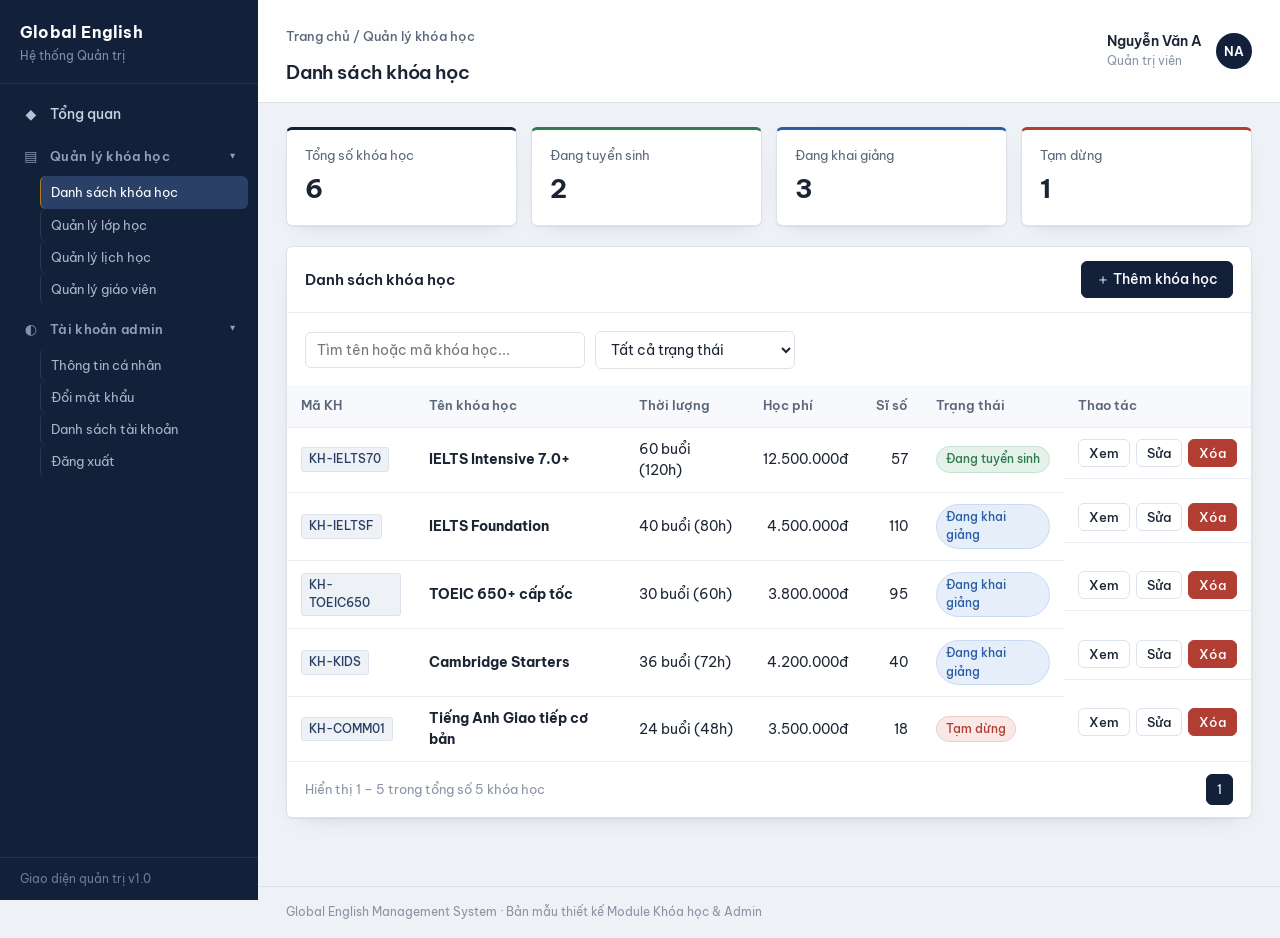
<file: admin-courses.html>
<!DOCTYPE html>
<html lang="vi">
<head>
<meta charset="UTF-8">
<meta name="viewport" content="width=device-width, initial-scale=1">
<title>Global English — Quản lý Khóa học & Tài khoản Admin</title>
<link rel="preconnect" href="https://fonts.googleapis.com">
<link rel="preconnect" href="https://fonts.gstatic.com" crossorigin>
<link href="https://fonts.googleapis.com/css2?family=Be+Vietnam+Pro:wght@400;500;600;700&display=swap" rel="stylesheet">
<!-- Nhúng file CSS ngoài -->
<link rel="stylesheet" href="style.css">
</head>
<body>

<div class="scrim" id="scrim"></div>

<div class="layout">

<!-- ═══════════════ SIDEBAR ═══════════════ -->
<aside class="sidebar" id="sidebar">
  <div class="brand">
    <b>Global English</b>
    <span>Hệ thống Quản trị</span>
  </div>

  <nav class="nav" aria-label="Điều hướng">
    <button class="nav-item" data-page="dashboard"><span class="nav-ico">◆</span> Tổng quan</button>

    <!-- NHÓM QUẢN LÝ KHÓA HỌC -->
    <div class="nav-group open" id="grp-course">
      <button class="nav-toggle" aria-expanded="true"><span class="nav-ico">▤</span> Quản lý khóa học <span class="caret">▸</span></button>
      <ul class="nav-sub">
        <li><a href="#courses" data-page="courses" class="active">Danh sách khóa học</a></li>
        <li><a href="#classes" data-page="classes">Quản lý lớp học</a></li>
        <li><a href="#schedule" data-page="schedule">Quản lý lịch học</a></li>
        <li><a href="#teachers" data-page="teachers">Quản lý giáo viên</a></li>
      </ul>
    </div>

    <!-- NHÓM TÀI KHOẢN ADMIN -->
    <div class="nav-group open" id="grp-account">
      <button class="nav-toggle" aria-expanded="true"><span class="nav-ico">◐</span> Tài khoản admin <span class="caret">▸</span></button>
      <ul class="nav-sub">
        <li><a href="#profile" data-page="profile">Thông tin cá nhân</a></li>
        <li><a href="#password" data-page="password">Đổi mật khẩu</a></li>
        <li><a href="#accounts" data-page="accounts">Danh sách tài khoản</a></li>
        <li><a href="#" data-modal="m-logout">Đăng xuất</a></li>
      </ul>
    </div>
  </nav>

  <div class="sidebar-foot">Giao diện quản trị v1.0</div>
</aside>

<!-- ═══════════════ MAIN CONTENT ═══════════════ -->
<div class="content">

  <header class="topbar">
    <button class="burger" id="burger" aria-label="Mở menu">☰</button>
    <div>
      <p class="crumb" id="crumb"><b>Trang chủ / Quản lý khóa học</b></p>
      <h1 id="page-title">Danh sách khóa học</h1>
    </div>
    <div class="topbar-right">
      <div class="who">
        <b>Nguyễn Văn A</b>
        <span>Quản trị viên</span>
      </div>
      <div class="avatar">NA</div>
    </div>
  </header>

  <main class="main">

    <!-- ─────────── 0. TỔNG QUAN (DASHBOARD) ─────────── -->
    <section class="page" id="dashboard" data-title="Tổng quan" data-crumb="Trang chủ">
      <div class="stats">
        <div class="stat"><span>Khóa học đang mở</span><strong>6</strong><em>2 khóa tuyển sinh</em></div>
        <div class="stat g"><span>Lớp đang hoạt động</span><strong>4</strong><em>3 phòng đang dùng</em></div>
        <div class="stat b"><span>Giáo viên</span><strong>4</strong><em>1 giáo viên bản ngữ</em></div>
        <div class="stat a"><span>Tài khoản hệ thống</span><strong>3</strong><em>1 tài khoản Admin</em></div>
      </div>
      <section class="card">
        <div class="card-head"><h2>Thao tác nhanh</h2></div>
        <div class="card-body toolbar">
          <button class="btn btn-primary" data-page="courses">Quản lý Khóa học</button>
          <button class="btn" data-page="classes">Danh sách Lớp học</button>
          <button class="btn" data-page="teachers">Danh sách Giáo viên</button>
          <button class="btn" data-page="profile">Trang cá nhân Admin</button>
        </div>
      </section>
    </section>

    <!-- ════════════════════════════════════════════════════════
         MODULE 1: QUẢN LÝ KHÓA HỌC
         ════════════════════════════════════════════════════════ -->

    <!-- 1.1 DANH SÁCH KHÓA HỌC -->
    <section class="page show" id="courses" data-title="Danh sách khóa học" data-crumb="Trang chủ / Quản lý khóa học">
      <div class="stats">
        <div class="stat"><span>Tổng số khóa học</span><strong>6</strong></div>
        <div class="stat g"><span>Đang tuyển sinh</span><strong>2</strong></div>
        <div class="stat b"><span>Đang khai giảng</span><strong>3</strong></div>
        <div class="stat r"><span>Tạm dừng</span><strong>1</strong></div>
      </div>

      <section class="card">
        <div class="card-head">
          <h2>Danh sách khóa học</h2>
          <div class="right">
            <button class="btn btn-primary" data-modal="m-course-add">＋ Thêm khóa học</button>
          </div>
        </div>
        <div class="card-body" style="padding-bottom:0">
          <div class="toolbar" style="margin-bottom:16px">
            <input type="search" placeholder="Tìm tên hoặc mã khóa học..." data-filter="tbl-courses">
            <select data-filter-col="tbl-courses|5">
              <option value="">Tất cả trạng thái</option>
              <option>Đang tuyển sinh</option>
              <option>Đang khai giảng</option>
              <option>Tạm dừng</option>
            </select>
          </div>
        </div>
        <div class="table-wrap">
          <table id="tbl-courses">
            <thead>
              <tr>
                <th>Mã KH</th>
                <th>Tên khóa học</th>
                <th>Thời lượng</th>
                <th class="num">Học phí</th>
                <th class="num">Sĩ số</th>
                <th>Trạng thái</th>
                <th>Thao tác</th>
              </tr>
            </thead>
            <tbody>
              <tr>
                <td><span class="code">KH-IELTS70</span></td>
                <td><b>IELTS Intensive 7.0+</b></td>
                <td>60 buổi (120h)</td>
                <td class="num">12.500.000đ</td>
                <td class="num">57</td>
                <td><span class="badge ok">Đang tuyển sinh</span></td>
                <td class="actions">
                  <button class="btn btn-sm" data-page="course-detail">Xem</button>
                  <button class="btn btn-sm" data-modal="m-course-edit">Sửa</button>
                  <button class="btn btn-sm btn-danger" data-modal="m-delete" data-what="Khóa học IELTS Intensive 7.0+">Xóa</button>
                </td>
              </tr>
              <tr>
                <td><span class="code">KH-IELTSF</span></td>
                <td><b>IELTS Foundation</b></td>
                <td>40 buổi (80h)</td>
                <td class="num">4.500.000đ</td>
                <td class="num">110</td>
                <td><span class="badge info">Đang khai giảng</span></td>
                <td class="actions">
                  <button class="btn btn-sm" data-page="course-detail">Xem</button>
                  <button class="btn btn-sm" data-modal="m-course-edit">Sửa</button>
                  <button class="btn btn-sm btn-danger" data-modal="m-delete" data-what="Khóa học IELTS Foundation">Xóa</button>
                </td>
              </tr>
              <tr>
                <td><span class="code">KH-TOEIC650</span></td>
                <td><b>TOEIC 650+ cấp tốc</b></td>
                <td>30 buổi (60h)</td>
                <td class="num">3.800.000đ</td>
                <td class="num">95</td>
                <td><span class="badge info">Đang khai giảng</span></td>
                <td class="actions">
                  <button class="btn btn-sm" data-page="course-detail">Xem</button>
                  <button class="btn btn-sm" data-modal="m-course-edit">Sửa</button>
                  <button class="btn btn-sm btn-danger" data-modal="m-delete" data-what="Khóa học TOEIC 650+">Xóa</button>
                </td>
              </tr>
              <tr>
                <td><span class="code">KH-KIDS</span></td>
                <td><b>Cambridge Starters</b></td>
                <td>36 buổi (72h)</td>
                <td class="num">4.200.000đ</td>
                <td class="num">40</td>
                <td><span class="badge info">Đang khai giảng</span></td>
                <td class="actions">
                  <button class="btn btn-sm" data-page="course-detail">Xem</button>
                  <button class="btn btn-sm" data-modal="m-course-edit">Sửa</button>
                  <button class="btn btn-sm btn-danger" data-modal="m-delete" data-what="Khóa học Cambridge Starters">Xóa</button>
                </td>
              </tr>
              <tr>
                <td><span class="code">KH-COMM01</span></td>
                <td><b>Tiếng Anh Giao tiếp cơ bản</b></td>
                <td>24 buổi (48h)</td>
                <td class="num">3.500.000đ</td>
                <td class="num">18</td>
                <td><span class="badge bad">Tạm dừng</span></td>
                <td class="actions">
                  <button class="btn btn-sm" data-page="course-detail">Xem</button>
                  <button class="btn btn-sm" data-modal="m-course-edit">Sửa</button>
                  <button class="btn btn-sm btn-danger" data-modal="m-delete" data-what="Khóa học Giao tiếp">Xóa</button>
                </td>
              </tr>
            </tbody>
          </table>
        </div>
        <div class="pager">
          <span>Hiển thị 1 – 5 trong tổng số 5 khóa học</span>
          <span class="pages"><a href="#" class="active">1</a></span>
        </div>
      </section>
    </section>

    <!-- 1.2 CHI TIẾT KHÓA HỌC -->
    <section class="page" id="course-detail" data-title="Chi tiết khóa học" data-crumb="Trang chủ / Quản lý khóa học / Chi tiết" data-nav="courses">
      <div class="grid-2">
        <section class="card">
          <div class="card-head"><h2>Thông tin tổng quan</h2></div>
          <div class="card-body">
            <dl class="detail">
              <dt>Mã khóa học</dt><dd><span class="code">KH-IELTS70</span></dd>
              <dt>Tên khóa học</dt><dd>IELTS Intensive 7.0+</dd>
              <dt>Trình độ yêu cầu</dt><dd>IELTS 5.5 trở lên</dd>
              <dt>Thời lượng</dt><dd>60 buổi (120 giờ học)</dd>
              <dt>Học phí niêm yết</dt><dd><b>12.500.000 VNĐ</b></dd>
              <dt>Trạng thái</dt><dd><span class="badge ok">Đang tuyển sinh</span></dd>
            </dl>
            <p style="color:var(--text-2); font-size:13px; margin:16px 0 0">
              Khóa luyện thi chuyên sâu bốn kỹ năng, tặng kèm 4 buổi thi thử chấm theo tiêu chí chính thức của IDP/BC.
            </p>
            <div class="form-actions" style="margin-top:18px">
              <button class="btn btn-gold" data-modal="m-course-edit">Chỉnh sửa</button>
              <button class="btn" data-page="courses">Quay lại</button>
            </div>
          </div>
        </section>

        <section class="card">
          <div class="card-head"><h2>Các lớp học đang mở</h2></div>
          <div class="table-wrap">
            <table>
              <thead><tr><th>Mã lớp</th><th>Giáo viên</th><th class="num">Sĩ số</th><th>Trạng thái</th></tr></thead>
              <tbody>
                <tr><td>IELTS7-01</td><td>Nguyễn Minh Anh</td><td class="num">14/16</td><td><span class="badge info">Đang học</span></td></tr>
                <tr><td>IELTS7-02</td><td>David Miller</td><td class="num">12/16</td><td><span class="badge info">Đang học</span></td></tr>
                <tr><td>IELTS7-03</td><td>Chưa phân công</td><td class="num">6/16</td><td><span class="badge warn">Chờ khai giảng</span></td></tr>
              </tbody>
            </table>
          </div>
        </section>
      </div>
    </section>

    <!-- 1.3 QUẢN LÝ LỚP HỌC -->
    <section class="page" id="classes" data-title="Quản lý lớp học" data-crumb="Trang chủ / Quản lý khóa học / Lớp học">
      <section class="card">
        <div class="card-head">
          <h2>Danh sách lớp học</h2>
          <div class="right"><button class="btn btn-primary" data-modal="m-class-add">＋ Tạo lớp mới</button></div>
        </div>
        <div class="card-body" style="padding-bottom:0">
          <div class="toolbar" style="margin-bottom:16px">
            <input type="search" placeholder="Tìm mã lớp, khóa học..." data-filter="tbl-classes">
            <select data-filter-col="tbl-classes|5">
              <option value="">Tất cả trạng thái</option>
              <option>Đang học</option>
              <option>Chờ khai giảng</option>
            </select>
          </div>
        </div>
        <div class="table-wrap">
          <table id="tbl-classes">
            <thead>
              <tr><th>Mã lớp</th><th>Khóa học</th><th>Giáo viên</th><th>Lịch học</th><th class="num">Sĩ số</th><th>Trạng thái</th><th>Thao tác</th></tr>
            </thead>
            <tbody>
              <tr>
                <td><span class="code">IELTS-F01</span></td>
                <td>IELTS Foundation</td>
                <td>Nguyễn Minh Anh</td>
                <td>Thứ 2, 4, 6 · 18:00</td>
                <td class="num">15/18</td>
                <td><span class="badge info">Đang học</span></td>
                <td class="actions">
                  <button class="btn btn-sm" data-page="class-detail">Xem</button>
                  <button class="btn btn-sm" data-modal="m-class-edit">Sửa</button>
                  <button class="btn btn-sm btn-danger" data-modal="m-delete" data-what="Lớp IELTS-F01">Xóa</button>
                </td>
              </tr>
              <tr>
                <td><span class="code">TOEIC-02</span></td>
                <td>TOEIC 650+ cấp tốc</td>
                <td>Trần Quốc Bảo</td>
                <td>Thứ 3, 5 · 18:30</td>
                <td class="num">17/20</td>
                <td><span class="badge info">Đang học</span></td>
                <td class="actions">
                  <button class="btn btn-sm" data-page="class-detail">Xem</button>
                  <button class="btn btn-sm" data-modal="m-class-edit">Sửa</button>
                  <button class="btn btn-sm btn-danger" data-modal="m-delete" data-what="Lớp TOEIC-02">Xóa</button>
                </td>
              </tr>
              <tr>
                <td><span class="code">IELTS7-03</span></td>
                <td>IELTS Intensive 7.0+</td>
                <td>Chưa phân công</td>
                <td>Thứ 2, 4 · 19:45</td>
                <td class="num">6/16</td>
                <td><span class="badge warn">Chờ khai giảng</span></td>
                <td class="actions">
                  <button class="btn btn-sm" data-page="class-detail">Xem</button>
                  <button class="btn btn-sm" data-modal="m-class-edit">Sửa</button>
                  <button class="btn btn-sm btn-danger" data-modal="m-delete" data-what="Lớp IELTS7-03">Xóa</button>
                </td>
              </tr>
            </tbody>
          </table>
        </div>
      </section>
    </section>

    <!-- 1.4 CHI TIẾT LỚP HỌC -->
    <section class="page" id="class-detail" data-title="Chi tiết lớp học" data-crumb="Trang chủ / Quản lý lớp học / Chi tiết" data-nav="classes">
      <div class="grid-2">
        <section class="card">
          <div class="card-head"><h2>Thông tin lớp học</h2></div>
          <div class="card-body">
            <dl class="detail">
              <dt>Mã lớp học</dt><dd><span class="code">IELTS-F01</span></dd>
              <dt>Khóa học</dt><dd>IELTS Foundation</dd>
              <dt>Giảng viên phụ trách</dt><dd>Nguyễn Minh Anh</dd>
              <dt>Phòng học</dt><dd>P.101 (Tầng 1)</dd>
              <dt>Lịch học định kỳ</dt><dd>Thứ 2, 4, 6 · 18:00 – 19:30</dd>
              <dt>Sĩ số hiện tại</dt><dd>15 / 18 Học viên</dd>
            </dl>
            <div class="form-actions" style="margin-top:18px">
              <button class="btn btn-gold" data-modal="m-class-edit">Sửa thông tin</button>
              <button class="btn" data-page="classes">Quay lại</button>
            </div>
          </div>
        </section>
        <section class="card">
          <div class="card-head"><h2>Danh sách học viên trong lớp</h2></div>
          <div class="table-wrap">
            <table>
              <thead><tr><th>Mã HV</th><th>Họ tên</th><th class="num">Chuyên cần</th></tr></thead>
              <tbody>
                <tr><td>HV001</td><td>Phạm Gia Huy</td><td class="num">94%</td></tr>
                <tr><td>HV004</td><td>Trịnh Bảo Ngân</td><td class="num">88%</td></tr>
                <tr><td>HV007</td><td>Lý Khánh Duy</td><td class="num">76%</td></tr>
              </tbody>
            </table>
          </div>
        </section>
      </div>
    </section>

    <!-- 1.5 QUẢN LÝ LỊCH HỌC -->
    <section class="page" id="schedule" data-title="Quản lý lịch học" data-crumb="Trang chủ / Quản lý khóa học / Lịch học">
      <section class="card">
        <div class="card-head">
          <h2>Thời khóa biểu tuần</h2>
          <div class="right">
            <button class="btn btn-primary" data-modal="m-schedule-add">＋ Xếp lịch học</button>
          </div>
        </div>
        <div class="table-wrap">
          <table class="timetable">
            <thead>
              <tr><th>Ca học</th><th>Thứ 2</th><th>Thứ 3</th><th>Thứ 4</th><th>Thứ 5</th><th>Thứ 6</th><th>Thứ 7</th></tr>
            </thead>
            <tbody>
              <tr>
                <td><b>Sáng</b><br><em style="color:var(--text-3)">09:00 - 10:30</em></td>
                <td></td><td></td><td></td><td></td><td></td>
                <td><span class="slot g"><b>KIDS-01</b><em>P.201 · Thu Hà</em></span></td>
              </tr>
              <tr>
                <td><b>Tối 1</b><br><em style="color:var(--text-3)">18:00 - 19:30</em></td>
                <td><span class="slot"><b>IELTS-F01</b><em>P.101 · Minh Anh</em></span></td>
                <td><span class="slot k"><b>TOEIC-02</b><em>P.102 · Quốc Bảo</em></span></td>
                <td><span class="slot"><b>IELTS-F01</b><em>P.101 · Minh Anh</em></span></td>
                <td><span class="slot k"><b>TOEIC-02</b><em>P.102 · Quốc Bảo</em></span></td>
                <td><span class="slot"><b>IELTS-F01</b><em>P.101 · Minh Anh</em></span></td>
                <td></td>
              </tr>
            </tbody>
          </table>
        </div>
      </section>
    </section>

    <!-- 1.6 QUẢN LÝ GIÁO VIÊN -->
    <section class="page" id="teachers" data-title="Quản lý giáo viên" data-crumb="Trang chủ / Quản lý khóa học / Giáo viên">
      <section class="card">
        <div class="card-head">
          <h2>Danh sách giáo viên</h2>
          <div class="right"><button class="btn btn-primary" data-modal="m-teacher-add">＋ Thêm giáo viên</button></div>
        </div>
        <div class="table-wrap">
          <table id="tbl-teachers">
            <thead><tr><th>Mã GV</th><th>Họ tên</th><th>Chuyên môn</th><th class="num">Số lớp</th><th>Trạng thái</th><th>Thao tác</th></tr></thead>
            <tbody>
              <tr>
                <td><span class="code">GV01</span></td>
                <td>Nguyễn Minh Anh</td>
                <td>IELTS Writing, Reading</td>
                <td class="num">3</td>
                <td><span class="badge ok">Đang dạy</span></td>
                <td class="actions">
                  <button class="btn btn-sm" data-page="teacher-detail">Xem</button>
                  <button class="btn btn-sm btn-danger" data-modal="m-delete" data-what="Giáo viên Nguyễn Minh Anh">Xóa</button>
                </td>
              </tr>
              <tr>
                <td><span class="code">GV04</span></td>
                <td>David Miller</td>
                <td>IELTS Speaking · Bản ngữ</td>
                <td class="num">1</td>
                <td><span class="badge warn">Tạm nghỉ</span></td>
                <td class="actions">
                  <button class="btn btn-sm" data-page="teacher-detail">Xem</button>
                  <button class="btn btn-sm btn-danger" data-modal="m-delete" data-what="Giáo viên David Miller">Xóa</button>
                </td>
              </tr>
            </tbody>
          </table>
        </div>
      </section>
    </section>

    <!-- 1.7 CHI TIẾT GIÁO VIÊN -->
    <section class="page" id="teacher-detail" data-title="Chi tiết giáo viên" data-crumb="Trang chủ / Quản lý giáo viên / Hồ sơ" data-nav="teachers">
      <section class="card" style="max-width:640px">
        <div class="card-head"><h2>Hồ sơ giáo viên</h2></div>
        <div class="card-body">
          <dl class="detail">
            <dt>Mã GV</dt><dd><span class="code">GV01</span></dd>
            <dt>Họ tên</dt><dd>Nguyễn Minh Anh</dd>
            <dt>Email</dt><dd>minhanh@globalenglish.edu.vn</dd>
            <dt>Điện thoại</dt><dd>0905 123 456</dd>
            <dt>Bằng cấp</dt><dd>IELTS 8.5 · Chứng chỉ TESOL</dd>
            <dt>Trạng thái</dt><dd><span class="badge ok">Đang công tác</span></dd>
          </dl>
          <div class="form-actions" style="margin-top:18px">
            <button class="btn" data-page="teachers">Quay lại danh sách</button>
          </div>
        </div>
      </section>
    </section>


    <!-- ════════════════════════════════════════════════════════
         MODULE 2: TÀI KHOẢN ADMIN
         ════════════════════════════════════════════════════════ -->

    <!-- 2.1 THÔNG TIN CÁ NHÂN ADMIN -->
    <section class="page" id="profile" data-title="Thông tin cá nhân" data-crumb="Trang chủ / Tài khoản Admin">
      <section class="card" style="max-width:680px">
        <div class="card-head"><h2>Hồ sơ Quản trị viên</h2></div>
        <div class="card-body">
          <div class="form-grid">
            <div class="field">
              <label for="p-name">Họ và tên <span class="req">*</span></label>
              <input type="text" id="p-name" value="Nguyễn Văn A">
            </div>
            <div class="field">
              <label for="p-user">Tên đăng nhập</label>
              <input type="text" id="p-user" value="admin" disabled>
              <p class="hint">Tên đăng nhập hệ thống cố định.</p>
            </div>
            <div class="field">
              <label for="p-email">Email liên hệ <span class="req">*</span></label>
              <input type="email" id="p-email" value="admin@globalenglish.edu.vn">
            </div>
            <div class="field">
              <label for="p-phone">Số điện thoại</label>
              <input type="tel" id="p-phone" value="0909 888 777">
            </div>
            <div class="field">
              <label for="p-role">Quyền hạn</label>
              <input type="text" id="p-role" value="Super Admin" disabled>
            </div>
            <div class="field">
              <label for="p-birth">Ngày sinh</label>
              <input type="date" id="p-birth" value="1990-04-22">
            </div>
          </div>
          <div class="form-actions">
            <button class="btn btn-primary" data-toast="Đã lưu thông tin cá nhân!">Lưu thay đổi</button>
            <button class="btn" data-page="password">Đổi mật khẩu</button>
          </div>
        </div>
      </section>
    </section>

    <!-- 2.2 ĐỔI MẬT KHẨU ADMIN -->
    <section class="page" id="password" data-title="Đổi mật khẩu" data-crumb="Trang chủ / Tài khoản Admin">
      <section class="card" style="max-width:480px">
        <div class="card-head"><h2>Đổi mật khẩu Admin</h2></div>
        <div class="card-body">
          <div class="field">
            <label for="pw-old">Mật khẩu hiện tại <span class="req">*</span></label>
            <input type="password" id="pw-old" placeholder="Nhập mật khẩu cũ">
          </div>
          <div class="field">
            <label for="pw-new">Mật khẩu mới <span class="req">*</span></label>
            <input type="password" id="pw-new" placeholder="Tối thiểu 8 ký tự">
            <p class="hint">Nên chứa chữ hoa, chữ thường, số và ký tự đặc biệt.</p>
          </div>
          <div class="field">
            <label for="pw-confirm">Xác nhận mật khẩu mới <span class="req">*</span></label>
            <input type="password" id="pw-confirm" placeholder="Nhập lại mật khẩu mới">
          </div>
          <div class="form-actions">
            <button class="btn btn-primary" data-toast="Cập nhật mật khẩu thành công!">Cập nhật mật khẩu</button>
            <button class="btn" data-page="profile">Hủy bỏ</button>
          </div>
        </div>
      </section>
    </section>

    <!-- 2.3 QUẢN LÝ DANH SÁCH TÀI KHOẢN -->
    <section class="page" id="accounts" data-title="Quản lý tài khoản" data-crumb="Trang chủ / Tài khoản Admin / Danh sách">
      <section class="card">
        <div class="card-head">
          <h2>Tài khoản người dùng hệ thống</h2>
          <div class="right"><button class="btn btn-primary" data-modal="m-account-add">＋ Thêm tài khoản</button></div>
        </div>
        <div class="table-wrap">
          <table id="tbl-accounts">
            <thead>
              <tr><th>Tên đăng nhập</th><th>Họ tên</th><th>Vai trò</th><th>Đăng nhập cuối</th><th>Trạng thái</th><th>Thao tác</th></tr>
            </thead>
            <tbody>
              <tr>
                <td><span class="code">admin</span></td>
                <td>Nguyễn Văn A</td>
                <td>Quản trị viên</td>
                <td>Hôm nay 08:12</td>
                <td><span class="badge ok">Hoạt động</span></td>
                <td class="actions">
                  <button class="btn btn-sm" data-modal="m-account-edit">Sửa</button>
                </td>
              </tr>
              <tr>
                <td><span class="code">giaovu01</span></td>
                <td>Nguyễn Thị Mai</td>
                <td>Giáo vụ</td>
                <td>20/09/2026 17:40</td>
                <td><span class="badge ok">Hoạt động</span></td>
                <td class="actions">
                  <button class="btn btn-sm" data-modal="m-account-edit">Sửa</button>
                  <button class="btn btn-sm btn-danger" data-modal="m-delete" data-what="Tài khoản giaovu01">Khóa</button>
                </td>
              </tr>
              <tr>
                <td><span class="code">ketoan01</span></td>
                <td>Lê Văn Nam</td>
                <td>Kế toán</td>
                <td>19/09/2026 09:05</td>
                <td><span class="badge bad">Đã khóa</span></td>
                <td class="actions">
                  <button class="btn btn-sm" data-modal="m-account-edit">Sửa</button>
                  <button class="btn btn-sm btn-danger" data-modal="m-delete" data-what="Tài khoản ketoan01">Xóa</button>
                </td>
              </tr>
            </tbody>
          </table>
        </div>
      </section>
    </section>

  </main>

  <footer class="foot">
    Global English Management System · Bản mẫu thiết kế Module Khóa học & Admin
  </footer>
</div>
</div>

<!-- ═══════════════ POPUP MODALS ═══════════════ -->

<!-- Modal: Thêm khóa học -->
<div class="overlay" id="m-course-add">
  <div class="modal">
    <div class="modal-head"><h3>Thêm khóa học mới</h3><button class="modal-close" data-close>&times;</button></div>
    <div class="modal-body">
      <div class="form-grid">
        <div class="field full"><label>Mã khóa học <span class="req">*</span></label><input type="text" placeholder="VD: KH-IELTS65"></div>
        <div class="field full"><label>Tên khóa học <span class="req">*</span></label><input type="text" placeholder="VD: IELTS Intensive 6.5+"></div>
        <div class="field"><label>Thời lượng (buổi)</label><input type="number" placeholder="40"></div>
        <div class="field"><label>Học phí (VNĐ)</label><input type="text" placeholder="6.500.000"></div>
        <div class="field"><label>Sĩ số tối đa</label><input type="number" placeholder="16"></div>
        <div class="field"><label>Trạng thái</label><select><option>Đang tuyển sinh</option><option>Đang khai giảng</option><option>Tạm dừng</option></select></div>
      </div>
    </div>
    <div class="modal-foot">
      <button class="btn" data-close>Hủy</button>
      <button class="btn btn-primary" data-toast="Đã thêm khóa học mới thành công!" data-close>Lưu khóa học</button>
    </div>
  </div>
</div>

<!-- Modal: Sửa khóa học -->
<div class="overlay" id="m-course-edit">
  <div class="modal">
    <div class="modal-head"><h3>Chỉnh sửa khóa học</h3><button class="modal-close" data-close>&times;</button></div>
    <div class="modal-body">
      <div class="form-grid">
        <div class="field full"><label>Mã khóa học</label><input type="text" value="KH-IELTS70" disabled></div>
        <div class="field full"><label>Tên khóa học</label><input type="text" value="IELTS Intensive 7.0+"></div>
        <div class="field"><label>Thời lượng (buổi)</label><input type="number" value="60"></div>
        <div class="field"><label>Học phí (VNĐ)</label><input type="text" value="12.500.000"></div>
      </div>
    </div>
    <div class="modal-foot">
      <button class="btn" data-close>Hủy</button>
      <button class="btn btn-gold" data-toast="Đã cập nhật thông tin khóa học!" data-close>Cập nhật</button>
    </div>
  </div>
</div>

<!-- Modal: Thêm lớp học -->
<div class="overlay" id="m-class-add">
  <div class="modal">
    <div class="modal-head"><h3>Tạo lớp học mới</h3><button class="modal-close" data-close>&times;</button></div>
    <div class="modal-body">
      <div class="form-grid">
        <div class="field"><label>Mã lớp <span class="req">*</span></label><input type="text" placeholder="VD: IELTS-F02"></div>
        <div class="field"><label>Khóa học <span class="req">*</span></label>
          <select><option>IELTS Foundation</option><option>IELTS Intensive 7.0+</option><option>TOEIC 650+ cấp tốc</option></select>
        </div>
        <div class="field"><label>Giáo viên phụ trách</label>
          <select><option>Chưa phân công</option><option>Nguyễn Minh Anh</option><option>David Miller</option></select>
        </div>
        <div class="field"><label>Phòng học</label><select><option>P.101</option><option>P.102</option><option>P.201</option></select></div>
      </div>
    </div>
    <div class="modal-foot">
      <button class="btn" data-close>Hủy</button>
      <button class="btn btn-primary" data-toast="Đã tạo lớp học thành công!" data-close>Tạo lớp</button>
    </div>
  </div>
</div>

<!-- Modal: Sửa lớp học -->
<div class="overlay" id="m-class-edit">
  <div class="modal">
    <div class="modal-head"><h3>Chỉnh sửa lớp học</h3><button class="modal-close" data-close>&times;</button></div>
    <div class="modal-body">
      <div class="form-grid">
        <div class="field"><label>Mã lớp</label><input type="text" value="IELTS-F01" disabled></div>
        <div class="field"><label>Giáo viên</label><select><option>Nguyễn Minh Anh</option><option>David Miller</option></select></div>
      </div>
    </div>
    <div class="modal-foot">
      <button class="btn" data-close>Hủy</button>
      <button class="btn btn-gold" data-toast="Đã cập nhật thông tin lớp!" data-close>Cập nhật</button>
    </div>
  </div>
</div>

<!-- Modal: Xếp lịch học -->
<div class="overlay" id="m-schedule-add">
  <div class="modal">
    <div class="modal-head"><h3>Xếp lịch học</h3><button class="modal-close" data-close>&times;</button></div>
    <div class="modal-body">
      <div class="form-grid">
        <div class="field"><label>Chọn lớp <span class="req">*</span></label><select><option>IELTS-F01</option><option>TOEIC-02</option></select></div>
        <div class="field"><label>Phòng học</label><select><option>P.101</option><option>P.102</option></select></div>
        <div class="field"><label>Giờ bắt đầu</label><input type="text" placeholder="18:00"></div>
        <div class="field"><label>Giờ kết thúc</label><input type="text" placeholder="19:30"></div>
      </div>
    </div>
    <div class="modal-foot">
      <button class="btn" data-close>Hủy</button>
      <button class="btn btn-primary" data-toast="Đã lưu lịch học!" data-close>Lưu lịch</button>
    </div>
  </div>
</div>

<!-- Modal: Thêm giáo viên -->
<div class="overlay" id="m-teacher-add">
  <div class="modal">
    <div class="modal-head"><h3>Thêm giáo viên mới</h3><button class="modal-close" data-close>&times;</button></div>
    <div class="modal-body">
      <div class="form-grid">
        <div class="field"><label>Họ tên <span class="req">*</span></label><input type="text" placeholder="Nguyễn Văn B"></div>
        <div class="field"><label>Điện thoại</label><input type="tel" placeholder="09xx xxx xxx"></div>
        <div class="field full"><label>Chuyên môn</label><input type="text" placeholder="IELTS Speaking, Writing..."></div>
      </div>
    </div>
    <div class="modal-foot">
      <button class="btn" data-close>Hủy</button>
      <button class="btn btn-primary" data-toast="Đã thêm hồ sơ giáo viên!" data-close>Lưu</button>
    </div>
  </div>
</div>

<!-- Modal: Thêm tài khoản Admin / Nhân sự -->
<div class="overlay" id="m-account-add">
  <div class="modal">
    <div class="modal-head"><h3>Tạo tài khoản hệ thống</h3><button class="modal-close" data-close>&times;</button></div>
    <div class="modal-body">
      <div class="form-grid">
        <div class="field"><label>Tên đăng nhập <span class="req">*</span></label><input type="text" placeholder="VD: giaovu02"></div>
        <div class="field"><label>Họ và tên <span class="req">*</span></label><input type="text" placeholder="Trần Thị C"></div>
        <div class="field"><label>Vai trò</label><select><option>Giáo vụ</option><option>Kế toán</option><option>Quản trị viên</option></select></div>
        <div class="field"><label>Mật khẩu khởi tạo <span class="req">*</span></label><input type="password" placeholder="Tối thiểu 8 ký tự"></div>
      </div>
    </div>
    <div class="modal-foot">
      <button class="btn" data-close>Hủy</button>
      <button class="btn btn-primary" data-toast="Đã tạo tài khoản thành công!" data-close>Tạo tài khoản</button>
    </div>
  </div>
</div>

<!-- Modal: Sửa tài khoản -->
<div class="overlay" id="m-account-edit">
  <div class="modal narrow">
    <div class="modal-head"><h3>Chỉnh sửa tài khoản</h3><button class="modal-close" data-close>&times;</button></div>
    <div class="modal-body">
      <div class="field"><label>Tên đăng nhập</label><input type="text" value="giaovu01" disabled></div>
      <div class="field"><label>Vai trò</label><select><option>Giáo vụ</option><option>Kế toán</option><option>Quản trị viên</option></select></div>
      <div class="field"><label>Trạng thái</label><select><option>Hoạt động</option><option>Đã khóa</option></select></div>
    </div>
    <div class="modal-foot">
      <button class="btn" data-close>Hủy</button>
      <button class="btn btn-gold" data-toast="Đã cập nhật tài khoản!" data-close>Cập nhật</button>
    </div>
  </div>
</div>

<!-- Modal: Xác nhận xóa -->
<div class="overlay" id="m-delete">
  <div class="modal narrow">
    <div class="modal-head"><h3>Xác nhận thao tác</h3><button class="modal-close" data-close>&times;</button></div>
    <div class="modal-body">
      <p style="margin-top:0">Bạn có chắc chắn muốn xóa/thực hiện với <b id="delete-what">mục này</b>?</p>
    </div>
    <div class="modal-foot">
      <button class="btn" data-close>Hủy</button>
      <button class="btn btn-danger" data-toast="Đã thực hiện thao tác xóa!" data-close>Xác nhận</button>
    </div>
  </div>
</div>

<!-- Modal: Đăng xuất -->
<div class="overlay" id="m-logout">
  <div class="modal narrow">
    <div class="modal-head"><h3>Đăng xuất</h3><button class="modal-close" data-close>&times;</button></div>
    <div class="modal-body">
      <p style="margin:0">Bạn có chắc chắn muốn kết thúc phiên đăng nhập của Admin?</p>
    </div>
    <div class="modal-foot">
      <button class="btn" data-close>Ở lại</button>
      <button class="btn btn-primary" data-toast="Đã đăng xuất tài khoản Admin" data-close>Đăng xuất</button>
    </div>
  </div>
</div>

<div class="toast" id="toast"></div>

<!-- ═══════════════ JAVASCRIPT ĐIỀU HƯỚNG & TƯƠNG TÁC ═══════════════ -->
<script>
(function(){
  "use strict";

  /* ---------- Chuyển trang (Tab Routing) ---------- */
  var pages = document.querySelectorAll('.page');
  var titleEl = document.getElementById('page-title');
  var crumbEl = document.getElementById('crumb');

  function go(id){
    var target = document.getElementById(id);
    if(!target || !target.classList.contains('page')) return;

    pages.forEach(function(p){ p.classList.remove('show'); });
    target.classList.add('show');

    titleEl.textContent = target.dataset.title || '';
    crumbEl.innerHTML = '<b>' + (target.dataset.crumb || 'Trang chủ') + '</b>';

    var navId = target.dataset.nav || id;
    document.querySelectorAll('.nav-sub a, .nav-item').forEach(function(a){ a.classList.remove('active'); });
    var link = document.querySelector('[data-page="' + navId + '"]');
    if(link){
      link.classList.add('active');
      var grp = link.closest('.nav-group');
      if(grp){
        grp.classList.add('open');
        grp.querySelector('.nav-toggle').setAttribute('aria-expanded','true');
      }
    }

    if(location.hash.slice(1) !== id) history.replaceState(null,'','#'+id);
    window.scrollTo({top:0, behavior:'instant'});
    closeSidebar();
  }

  /* ---------- Đóng / Mở nhóm menu ---------- */
  document.querySelectorAll('.nav-toggle').forEach(function(btn){
    btn.addEventListener('click', function(){
      var grp = btn.closest('.nav-group');
      var open = grp.classList.toggle('open');
      btn.setAttribute('aria-expanded', open ? 'true' : 'false');
    });
  });

  /* ---------- Điều khiển Modal (Popup) ---------- */
  function openModal(id, what){
    var m = document.getElementById(id);
    if(!m) return;
    if(id === 'm-delete'){
      document.getElementById('delete-what').textContent = what || 'mục này';
    }
    m.classList.add('open');
    document.body.style.overflow = 'hidden';
  }
  function closeModals(){
    document.querySelectorAll('.overlay.open').forEach(function(m){ m.classList.remove('open'); });
    document.body.style.overflow = '';
  }
  document.querySelectorAll('.overlay').forEach(function(o){
    o.addEventListener('click', function(e){ if(e.target === o) closeModals(); });
  });
  document.addEventListener('keydown', function(e){ if(e.key === 'Escape') closeModals(); });

  /* ---------- Hiển thị Thông báo Toast ---------- */
  var toastEl = document.getElementById('toast'), toastTimer;
  function toast(msg){
    toastEl.textContent = msg;
    toastEl.classList.add('show');
    clearTimeout(toastTimer);
    toastTimer = setTimeout(function(){ toastEl.classList.remove('show'); }, 2200);
  }

  /* ---------- Lắng nghe sự kiện click chung ---------- */
  document.addEventListener('click', function(e){
    var t = e.target.closest('[data-page],[data-modal],[data-close],[data-toast]');
    if(!t) return;

    if(t.hasAttribute('data-close') || t.hasAttribute('data-modal') || t.hasAttribute('data-page')) e.preventDefault();

    if(t.hasAttribute('data-toast')) toast(t.getAttribute('data-toast'));
    if(t.hasAttribute('data-close')) closeModals();
    if(t.hasAttribute('data-modal')) openModal(t.getAttribute('data-modal'), t.getAttribute('data-what'));
    if(t.hasAttribute('data-page')) go(t.getAttribute('data-page'));
  });

  /* ---------- Tìm kiếm & Lọc dữ liệu trong Bảng ---------- */
  function rowsOf(id){
    var tb = document.querySelector('#' + id + ' tbody');
    return tb ? Array.prototype.slice.call(tb.rows) : [];
  }
  function applyFilters(id){
    var text = '', col = null, colVal = '';
    var input = document.querySelector('[data-filter="' + id + '"]');
    if(input) text = input.value.trim().toLowerCase();
    var sel = document.querySelector('[data-filter-col^="' + id + '|"]');
    if(sel){ col = parseInt(sel.getAttribute('data-filter-col').split('|')[1],10); colVal = sel.value.toLowerCase(); }

    var shown = 0;
    rowsOf(id).forEach(function(r){
      if(r.classList.contains('empty-row')) return;
      var okText = !text || r.textContent.toLowerCase().indexOf(text) > -1;
      var okCol = !colVal || (r.cells[col] && r.cells[col].textContent.toLowerCase().indexOf(colVal) > -1);
      var show = okText && okCol;
      r.style.display = show ? '' : 'none';
      if(show) shown++;
    });

    var tb = document.querySelector('#' + id + ' tbody');
    var empty = tb.querySelector('.empty-row');
    if(shown === 0){
      if(!empty){
        var cols = document.querySelector('#' + id + ' thead tr').cells.length;
        var tr = document.createElement('tr');
        tr.className = 'empty-row';
        tr.innerHTML = '<td colspan="' + cols + '">Không tìm thấy dữ liệu phù hợp.</td>';
        tb.appendChild(tr);
      }
    } else if(empty){
      empty.remove();
    }
  }
  document.querySelectorAll('[data-filter]').forEach(function(el){
    el.addEventListener('input', function(){ applyFilters(el.getAttribute('data-filter')); });
  });
  document.querySelectorAll('[data-filter-col]').forEach(function(el){
    el.addEventListener('change', function(){ applyFilters(el.getAttribute('data-filter-col').split('|')[0]); });
  });

  /* ---------- Sidebar trên Mobile ---------- */
  var sidebar = document.getElementById('sidebar');
  var scrim = document.getElementById('scrim');
  function closeSidebar(){ sidebar.classList.remove('open'); scrim.classList.remove('open'); }
  document.getElementById('burger').addEventListener('click', function(){
    sidebar.classList.toggle('open');
    scrim.classList.toggle('open');
  });
  scrim.addEventListener('click', closeSidebar);

  /* ---------- Khởi chạy ---------- */
  window.addEventListener('hashchange', function(){ go(location.hash.slice(1)); });
  go(location.hash.slice(1) || 'courses');
})();
</script>
</body>
</html>
</file>
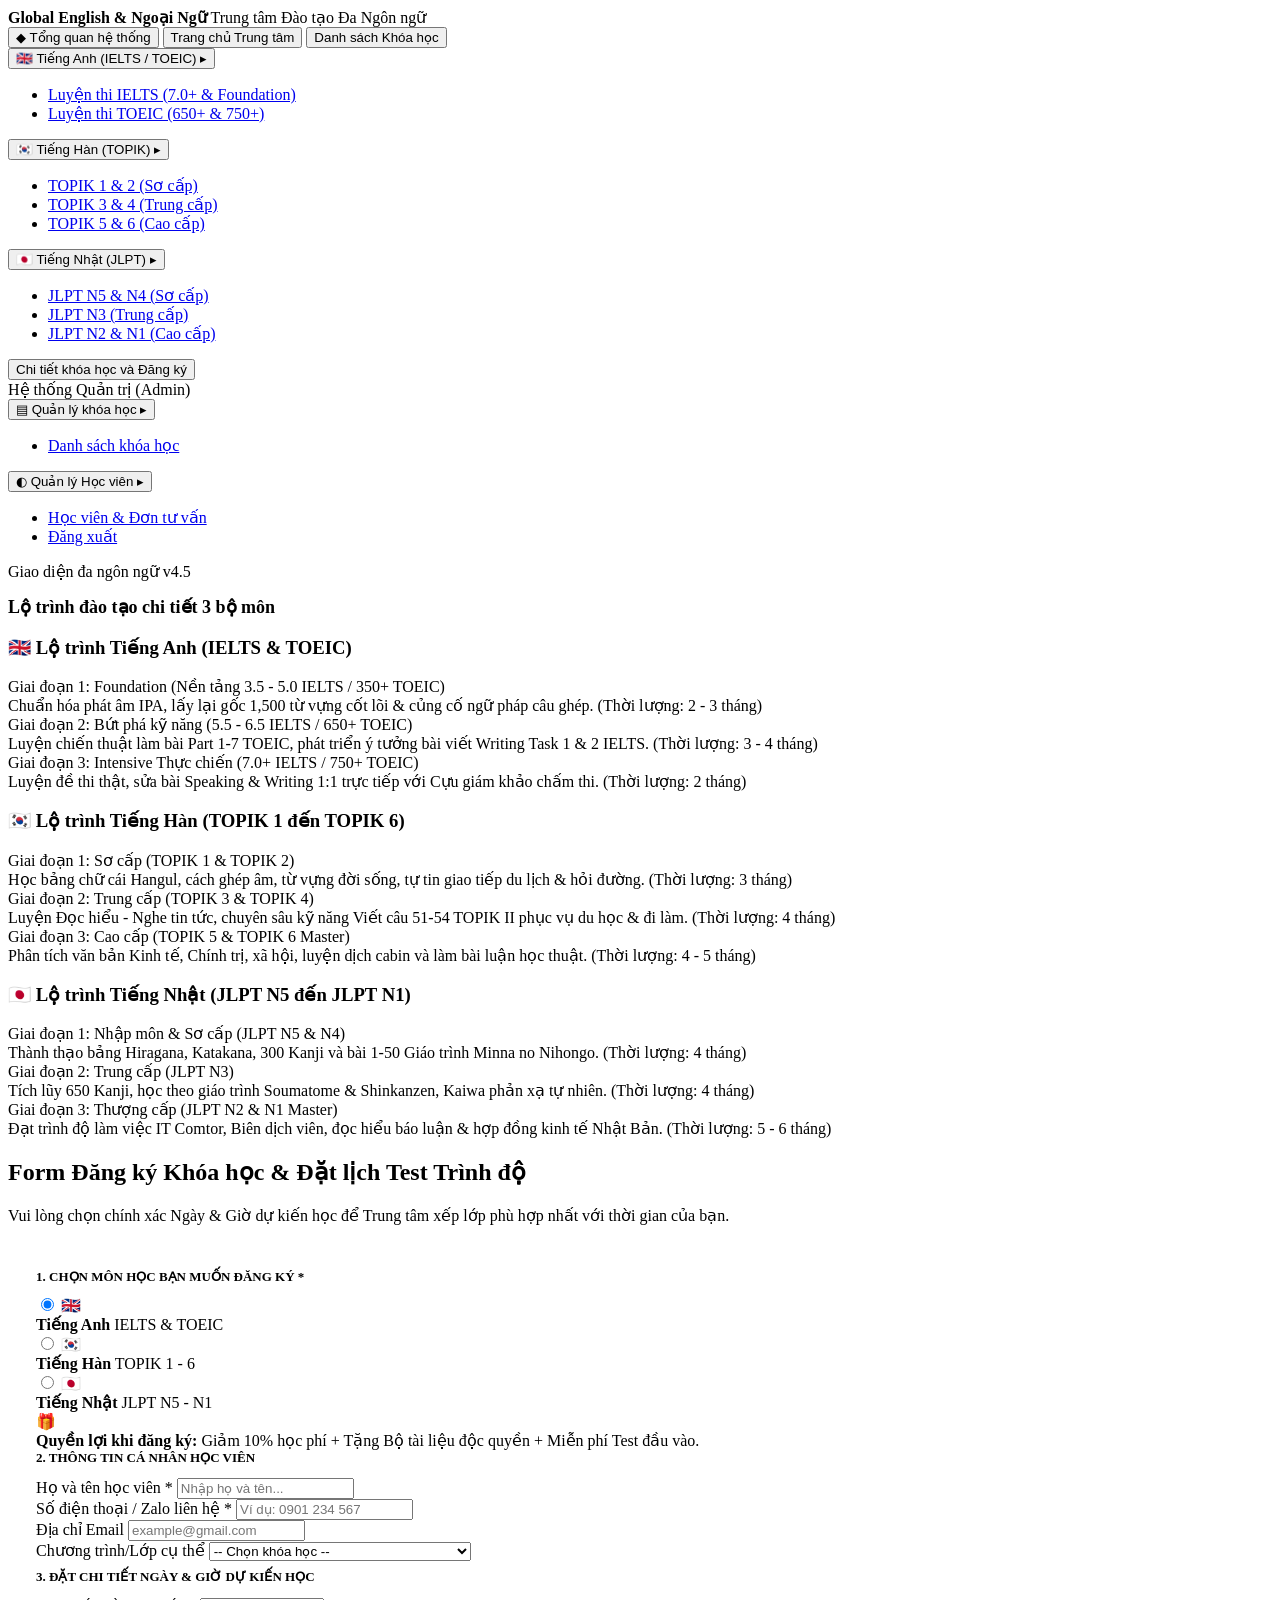
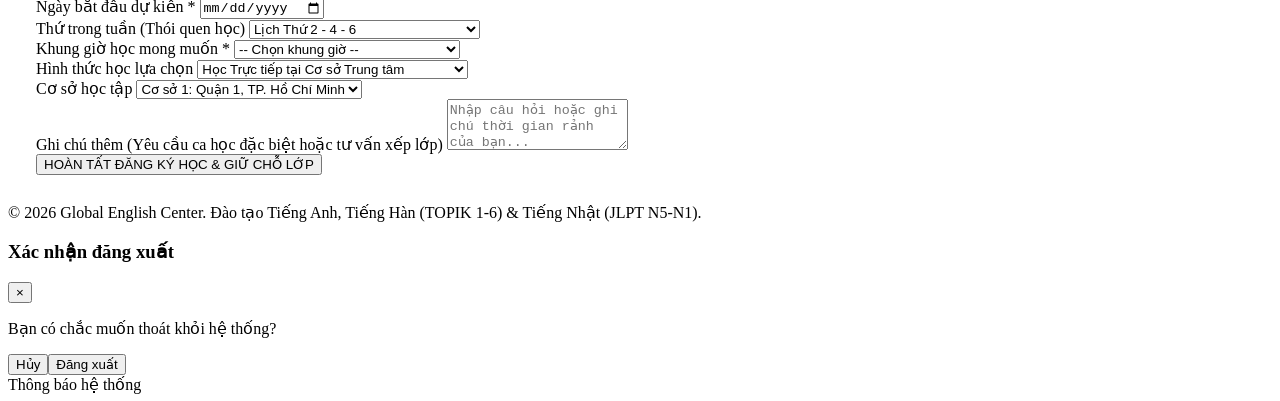
<file: course-detail.html>
<!DOCTYPE html>
<html lang="vi">
<head>
<meta charset="UTF-8">
<meta name="viewport" content="width=device-width, initial-scale=1">
<title>Global English & Ngoại ngữ Quốc tế — Chi tiết khóa học và Đăng ký</title>
<link rel="preconnect" href="https://fonts.googleapis.com">
<link rel="preconnect" href="https://fonts.gstatic.com" crossorigin>
<link href="https://fonts.googleapis.com/css2?family=Be+Vietnam+Pro:wght@400;500;600;700&display=swap" rel="stylesheet">
<body>
  <div class="scrim" id="scrim"></div>
  <div class="layout">
<aside class="sidebar" id="sidebar">
  <div class="brand">
    <b>Global English & Ngoại Ngữ</b>
    <span>Trung tâm Đào tạo Đa Ngôn ngữ</span>
  </div>

  <nav class="nav" aria-label="Điều hướng chính">
    <button class="nav-item" data-page="dashboard"><span class="nav-ico">◆</span> Tổng quan hệ thống</button>

    <button class="nav-item" data-page="public-home">Trang chủ Trung tâm</button>
    <button class="nav-item" data-page="public-courses">Danh sách Khóa học</button>

    <!-- MENU TIẾNG ANH -->
    <div class="nav-group open" id="grp-english">
      <button class="nav-toggle" aria-expanded="true"><span class="nav-ico">🇬🇧</span> Tiếng Anh (IELTS / TOEIC) <span class="caret">▸</span></button>
      <ul class="nav-sub">
        <li><a href="#eng-ielts" data-page="eng-ielts">Luyện thi IELTS (7.0+ & Foundation)</a></li>
        <li><a href="#eng-toeic" data-page="eng-toeic">Luyện thi TOEIC (650+ & 750+)</a></li>
      </ul>
    </div>

    <!-- MENU TIẾNG HÀN -->
    <div class="nav-group open" id="grp-korean">
      <button class="nav-toggle" aria-expanded="true"><span class="nav-ico">🇰🇷</span> Tiếng Hàn (TOPIK) <span class="caret">▸</span></button>
      <ul class="nav-sub">
        <li><a href="#topik-12" data-page="topik-12">TOPIK 1 & 2 (Sơ cấp)</a></li>
        <li><a href="#topik-34" data-page="topik-34">TOPIK 3 & 4 (Trung cấp)</a></li>
        <li><a href="#topik-56" data-page="topik-56">TOPIK 5 & 6 (Cao cấp)</a></li>
      </ul>
    </div>

    <!-- MENU TIẾNG NHẬT -->
    <div class="nav-group open" id="grp-japanese">
      <button class="nav-toggle" aria-expanded="true"><span class="nav-ico">🇯🇵</span> Tiếng Nhật (JLPT) <span class="caret">▸</span></button>
      <ul class="nav-sub">
        <li><a href="#jlpt-n5n4" data-page="jlpt-n5n4">JLPT N5 & N4 (Sơ cấp)</a></li>
        <li><a href="#jlpt-n3" data-page="jlpt-n3">JLPT N3 (Trung cấp)</a></li>
        <li><a href="#jlpt-n2n1" data-page="jlpt-n2n1">JLPT N2 & N1 (Cao cấp)</a></li>
      </ul>
    </div>

    <!-- TÊN MENU MỚI ĐÃ ĐỔI THEO YÊU CẦU -->
    <button class="nav-item active" data-page="course-detail">Chi tiết khóa học và Đăng ký</button>

    <div class="nav-title">Hệ thống Quản trị (Admin)</div>
    <div class="nav-group open" id="grp-course">
      <button class="nav-toggle" aria-expanded="true"><span class="nav-ico">▤</span> Quản lý khóa học <span class="caret">▸</span></button>
      <ul class="nav-sub">
        <li><a href="#courses" data-page="courses">Danh sách khóa học</a></li>
      </ul>
    </div>
    <div class="nav-group open" id="grp-account">
      <button class="nav-toggle" aria-expanded="true"><span class="nav-ico">◐</span> Quản lý Học viên <span class="caret">▸</span></button>
      <ul class="nav-sub">
        <li><a href="#students" data-page="students">Học viên & Đơn tư vấn</a></li>
        <li><a href="#" data-modal="m-logout">Đăng xuất</a></li>
      </ul>
    </div>
  </nav>

  <div class="sidebar-foot">Giao diện đa ngôn ngữ v4.5</div>
</aside>
    <div class="content">

      <main class="main">
<section class="page show" id="course-detail" data-title="Chi tiết khóa học và Đăng ký" data-crumb="Trang chủ / Chi tiết khóa học và Đăng ký">
      
      <!-- PHẦN 1: CHI TIẾT LỘ TRÌNH HỌC BÀI BẢN CHO 3 MÔN -->
      <h2 style="font-size:18px; font-weight:700; margin-bottom:14px; color:var(--ink);">Lộ trình đào tạo chi tiết 3 bộ môn</h2>
      
      <div class="roadmap-container">
        
        <!-- LỘ TRÌNH TIẾNG ANH -->
        <div class="roadmap-card">
          <h3>🇬🇧 Lộ trình Tiếng Anh (IELTS & TOEIC)</h3>
          <div class="timeline">
            <div class="timeline-item">
              <div class="timeline-title">Giai đoạn 1: Foundation (Nền tảng 3.5 - 5.0 IELTS / 350+ TOEIC)</div>
              <div class="timeline-desc">Chuẩn hóa phát âm IPA, lấy lại gốc 1,500 từ vựng cốt lõi & củng cố ngữ pháp câu ghép. (Thời lượng: 2 - 3 tháng)</div>
            </div>
            <div class="timeline-item">
              <div class="timeline-title">Giai đoạn 2: Bứt phá kỹ năng (5.5 - 6.5 IELTS / 650+ TOEIC)</div>
              <div class="timeline-desc">Luyện chiến thuật làm bài Part 1-7 TOEIC, phát triển ý tưởng bài viết Writing Task 1 & 2 IELTS. (Thời lượng: 3 - 4 tháng)</div>
            </div>
            <div class="timeline-item">
              <div class="timeline-title">Giai đoạn 3: Intensive Thực chiến (7.0+ IELTS / 750+ TOEIC)</div>
              <div class="timeline-desc">Luyện đề thi thật, sửa bài Speaking & Writing 1:1 trực tiếp với Cựu giám khảo chấm thi. (Thời lượng: 2 tháng)</div>
            </div>
          </div>
        </div>

        <!-- LỘ TRÌNH TIẾNG HÀN -->
        <div class="roadmap-card">
          <h3>🇰🇷 Lộ trình Tiếng Hàn (TOPIK 1 đến TOPIK 6)</h3>
          <div class="timeline">
            <div class="timeline-item">
              <div class="timeline-title">Giai đoạn 1: Sơ cấp (TOPIK 1 & TOPIK 2)</div>
              <div class="timeline-desc">Học bảng chữ cái Hangul, cách ghép âm, từ vựng đời sống, tự tin giao tiếp du lịch & hỏi đường. (Thời lượng: 3 tháng)</div>
            </div>
            <div class="timeline-item">
              <div class="timeline-title">Giai đoạn 2: Trung cấp (TOPIK 3 & TOPIK 4)</div>
              <div class="timeline-desc">Luyện Đọc hiểu - Nghe tin tức, chuyên sâu kỹ năng Viết câu 51-54 TOPIK II phục vụ du học & đi làm. (Thời lượng: 4 tháng)</div>
            </div>
            <div class="timeline-item">
              <div class="timeline-title">Giai đoạn 3: Cao cấp (TOPIK 5 & TOPIK 6 Master)</div>
              <div class="timeline-desc">Phân tích văn bản Kinh tế, Chính trị, xã hội, luyện dịch cabin và làm bài luận học thuật. (Thời lượng: 4 - 5 tháng)</div>
            </div>
          </div>
        </div>

        <!-- LỘ TRÌNH TIẾNG NHẬT -->
        <div class="roadmap-card">
          <h3>🇯🇵 Lộ trình Tiếng Nhật (JLPT N5 đến JLPT N1)</h3>
          <div class="timeline">
            <div class="timeline-item">
              <div class="timeline-title">Giai đoạn 1: Nhập môn & Sơ cấp (JLPT N5 & N4)</div>
              <div class="timeline-desc">Thành thạo bảng Hiragana, Katakana, 300 Kanji và bài 1-50 Giáo trình Minna no Nihongo. (Thời lượng: 4 tháng)</div>
            </div>
            <div class="timeline-item">
              <div class="timeline-title">Giai đoạn 2: Trung cấp (JLPT N3)</div>
              <div class="timeline-desc">Tích lũy 650 Kanji, học theo giáo trình Soumatome & Shinkanzen, Kaiwa phản xạ tự nhiên. (Thời lượng: 4 tháng)</div>
            </div>
            <div class="timeline-item">
              <div class="timeline-title">Giai đoạn 3: Thượng cấp (JLPT N2 & N1 Master)</div>
              <div class="timeline-desc">Đạt trình độ làm việc IT Comtor, Biên dịch viên, đọc hiểu báo luận & hợp đồng kinh tế Nhật Bản. (Thời lượng: 5 - 6 tháng)</div>
            </div>
          </div>
        </div>

      </div>

      <!-- PHẦN 2: FORM ĐĂNG KÝ HỌC VIÊN CHI TIẾT TỪ NGÀY & GIỜ -->
      <div class="reg-container">
        
        <div class="reg-card">
          <div class="reg-header">
            <h2>Form Đăng ký Khóa học & Đặt lịch Test Trình độ</h2>
            <p>Vui lòng chọn chính xác Ngày & Giờ dự kiến học để Trung tâm xếp lớp phù hợp nhất với thời gian của bạn.</p>
          </div>

          <div class="card-body" style="padding:28px;">
            <form onsubmit="event.preventDefault(); showToast('🎉 Đăng ký thành công! Trung tâm đã ghi nhận Ngày & Giờ học của bạn.');">
              
              <!-- 1. Chọn Môn Học -->
              <label style="display:block; font-size:13px; font-weight:700; color:var(--text); margin-bottom:10px;">
                1. CHỌN MÔN HỌC BẠN MUỐN ĐĂNG KÝ <span style="color:var(--red)">*</span>
              </label>
              
              <div class="subject-selector">
                <label class="subject-opt selected" onclick="selectSubject(this)">
                  <input type="radio" name="subject" value="English" checked>
                  <span class="subject-ico">🇬🇧</span>
                  <div class="subject-info">
                    <b>Tiếng Anh</b>
                    <span>IELTS & TOEIC</span>
                  </div>
                </label>

                <label class="subject-opt" onclick="selectSubject(this)">
                  <input type="radio" name="subject" value="Korean">
                  <span class="subject-ico">🇰🇷</span>
                  <div class="subject-info">
                    <b>Tiếng Hàn</b>
                    <span>TOPIK 1 - 6</span>
                  </div>
                </label>

                <label class="subject-opt" onclick="selectSubject(this)">
                  <input type="radio" name="subject" value="Japanese">
                  <span class="subject-ico">🇯🇵</span>
                  <div class="subject-info">
                    <b>Tiếng Nhật</b>
                    <span>JLPT N5 - N1</span>
                  </div>
                </label>
              </div>

              <!-- Hộp Ưu Đãi -->
              <div class="benefits-box">
                <span>🎁</span>
                <div>
                  <b>Quyền lợi khi đăng ký:</b> Giảm 10% học phí + Tặng Bộ tài liệu độc quyền + Miễn phí Test đầu vào.
                </div>
              </div>

              <!-- 2. Thông Tin Cá Nhân -->
              <label style="display:block; font-size:13px; font-weight:700; color:var(--text); margin-bottom:12px;">
                2. THÔNG TIN CÁ NHÂN HỌC VIÊN
              </label>

              <div class="form-grid-2">
                <div class="form-field">
                  <label>Họ và tên học viên <span class="req">*</span></label>
                  <input type="text" placeholder="Nhập họ và tên..." required>
                </div>

                <div class="form-field">
                  <label>Số điện thoại / Zalo liên hệ <span class="req">*</span></label>
                  <input type="tel" placeholder="Ví dụ: 0901 234 567" required>
                </div>
              </div>

              <div class="form-grid-2">
                <div class="form-field">
                  <label>Địa chỉ Email</label>
                  <input type="email" placeholder="example@gmail.com">
                </div>

                <div class="form-field">
                  <label>Chương trình/Lớp cụ thể</label>
                  <select required>
                    <option value="">-- Chọn khóa học --</option>
                    <option>Luyện thi IELTS Intensive 7.0+</option>
                    <option>Luyện thi IELTS Foundation (3.5 - 5.0)</option>
                    <option>Luyện thi TOEIC 650+ / 750+</option>
                    <option>Tiếng Hàn TOPIK 1 & 2 (Sơ cấp)</option>
                    <option>Tiếng Hàn TOPIK 3 & 4 (Trung cấp)</option>
                    <option>Tiếng Hàn TOPIK 5 & 6 (Cao cấp)</option>
                    <option>Tiếng Nhật JLPT N5 & N4 (Sơ cấp)</option>
                    <option>Tiếng Nhật JLPT N3 (Trung cấp)</option>
                    <option>Tiếng Nhật JLPT N2 & N1 (Thượng cấp)</option>
                  </select>
                </div>
              </div>

              <!-- 3. CHI TIẾT NGÀY & GIỜ ĐĂNG KÝ HỌC -->
              <label style="display:block; font-size:13px; font-weight:700; color:var(--text); margin-top:8px; margin-bottom:12px;">
                3. ĐẶT CHI TIẾT NGÀY & GIỜ DỰ KIẾN HỌC
              </label>

              <div class="form-grid-3">
                <div class="form-field">
                  <label>Ngày bắt đầu dự kiến <span class="req">*</span></label>
                  <input type="date" required style="cursor:pointer;">
                </div>

                <div class="form-field">
                  <label>Thứ trong tuần (Thói quen học)</label>
                  <select required>
                    <option>Lịch Thứ 2 - 4 - 6</option>
                    <option>Lịch Thứ 3 - 5 - 7</option>
                    <option>Lịch Cuối tuần (Thứ 7 & Chủ Nhật)</option>
                  </select>
                </div>

                <div class="form-field">
                  <label>Khung giờ học mong muốn <span class="req">*</span></label>
                  <select required>
                    <option value="">-- Chọn khung giờ --</option>
                    <option>Ca Sáng: 08:00 - 10:00</option>
                    <option>Ca Sáng: 10:00 - 12:00</option>
                    <option>Ca Chiều: 14:00 - 16:00</option>
                    <option>Ca Chiều: 16:00 - 18:00</option>
                    <option>Ca Tối 1: 18:00 - 20:00 (Phổ biến)</option>
                    <option>Ca Tối 2: 18:30 - 20:30 (Phổ biến)</option>
                  </select>
                </div>
              </div>

              <div class="form-grid-2">
                <div class="form-field">
                  <label>Hình thức học lựa chọn</label>
                  <select>
                    <option>Học Trực tiếp tại Cơ sở Trung tâm</option>
                    <option>Học Trực tuyến (Online qua Google Meet)</option>
                  </select>
                </div>

                <div class="form-field">
                  <label>Cơ sở học tập</label>
                  <select>
                    <option>Cơ sở 1: Quận 1, TP. Hồ Chí Minh</option>
                    <option>Cơ sở 2: Quận 3, TP. Hồ Chí Minh</option>
                  </select>
                </div>
              </div>

              <div class="form-field">
                <label>Ghi chú thêm (Yêu cầu ca học đặc biệt hoặc tư vấn xếp lớp)</label>
                <textarea rows="3" placeholder="Nhập câu hỏi hoặc ghi chú thời gian rảnh của bạn..."></textarea>
              </div>

              <button type="submit" class="btn-submit-large">HOÀN TẤT ĐĂNG KÝ HỌC & GIỮ CHỖ LỚP</button>

            </form>
          </div>
        </div>

      </div>
    </section>
      </main>
<footer class="foot">
    © 2026 Global English Center. Đào tạo Tiếng Anh, Tiếng Hàn (TOPIK 1-6) & Tiếng Nhật (JLPT N5-N1).
  </footer>
    </div>
  </div>
<!-- MODAL POPUP -->
<div class="overlay" id="m-logout">
  <div class="modal">
    <div class="modal-head"><h3>Xác nhận đăng xuất</h3><button class="modal-close" data-close="m-logout">&times;</button></div>
    <div class="modal-body"><p>Bạn có chắc muốn thoát khỏi hệ thống?</p></div>
    <div class="modal-foot"><button class="btn" data-close="m-logout">Hủy</button><button class="btn btn-primary" onclick="closeModal('m-logout'); showToast('Đã đăng xuất!');">Đăng xuất</button></div>
  </div>
</div>

<div class="toast" id="toast">Thông báo hệ thống</div>

<!-- JAVASCRIPT XỬ LÝ SỰ KIỆN -->

<script>
function showToast(msg) {
  const t = document.getElementById('toast');
  t.textContent = msg;
  t.classList.add('show');
  setTimeout(() => t.classList.remove('show'), 2800);
}

function openModal(id) { const m = document.getElementById(id); if(m) m.classList.add('open'); }
function closeModal(id) { const m = document.getElementById(id); if(m) m.classList.remove('open'); }

function selectSubject(elem) {
  document.querySelectorAll('.subject-opt').forEach(opt => opt.classList.remove('selected'));
  elem.classList.add('selected');
  const radio = elem.querySelector('input[type=radio]');
  if(radio) radio.checked = true;
}

document.addEventListener('DOMContentLoaded', function() {
  const navLinks = document.querySelectorAll('[data-page]');
  const pages = document.querySelectorAll('.page');
  const crumb = document.getElementById('crumb');
  const pageTitle = document.getElementById('page-title');

  navLinks.forEach(link => {
    link.addEventListener('click', function() {
      const pageId = this.getAttribute('data-page');
      const targetPage = document.getElementById(pageId);

      if (targetPage) {
        pages.forEach(p => p.classList.remove('show'));
        targetPage.classList.add('show');

        if(targetPage.dataset.crumb) crumb.innerHTML = '<b>' + targetPage.dataset.crumb + '</b>';
        if(targetPage.dataset.title) pageTitle.textContent = targetPage.dataset.title;

        document.querySelectorAll('.nav-sub a, .nav-item').forEach(el => el.classList.remove('active'));
        if(pageId !== 'dashboard') {
          document.querySelectorAll(`[data-page="${pageId}"]`).forEach(el => el.classList.add('active'));
        }
      }
    });
  });

  document.querySelectorAll('.nav-toggle').forEach(btn => {
    btn.addEventListener('click', function() {
      const group = this.parentElement;
      group.classList.toggle('open');
      this.setAttribute('aria-expanded', group.classList.contains('open'));
    });
  });

  document.querySelectorAll('[data-modal]').forEach(btn => {
    btn.addEventListener('click', function() { openModal(this.getAttribute('data-modal')); });
  });

  document.querySelectorAll('[data-close]').forEach(btn => {
    btn.addEventListener('click', function() { closeModal(this.getAttribute('data-close')); });
  });

  const burger = document.getElementById('burger');
  const sidebar = document.getElementById('sidebar');
  const scrim = document.getElementById('scrim');

  if(burger) {
    burger.addEventListener('click', () => {
      sidebar.classList.toggle('open');
      scrim.classList.toggle('open');
    });
  }
  if(scrim) {
    scrim.addEventListener('click', () => {
      sidebar.classList.remove('open');
      scrim.classList.remove('open');
    });
  }
});
</script>
</body>
</html>
</file>
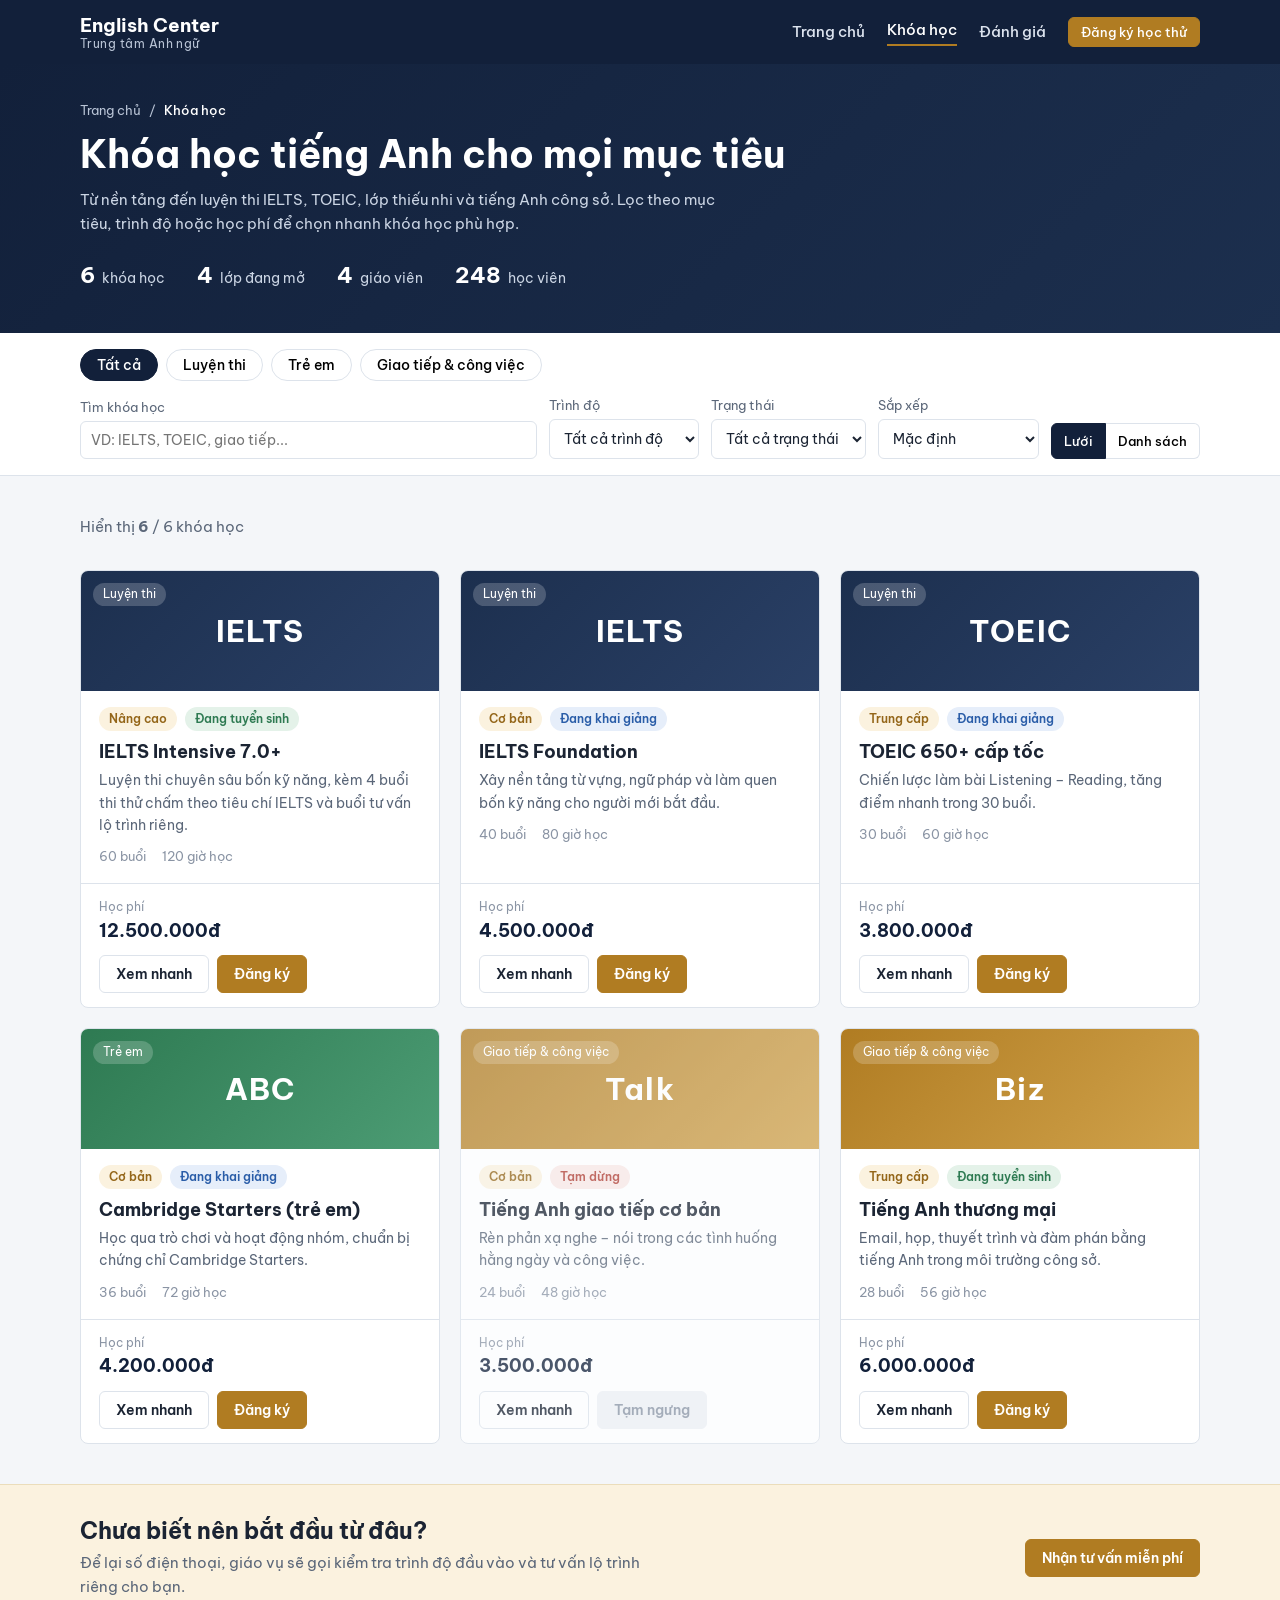
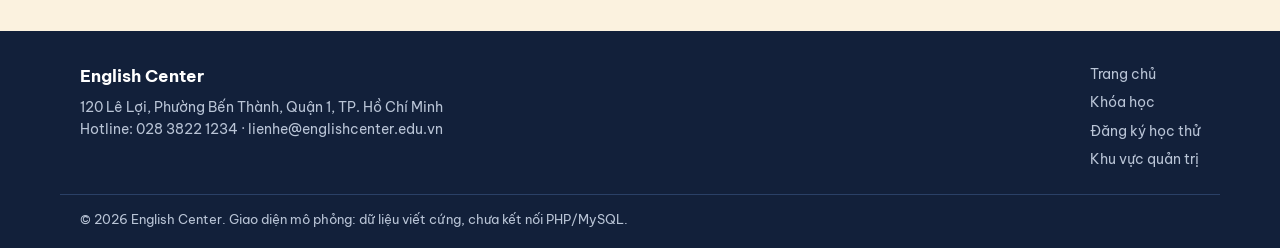
<file: course.html>
<!DOCTYPE html>
<html lang="vi">
<head>
<meta charset="UTF-8">
<meta name="viewport" content="width=device-width, initial-scale=1">
<title>Danh sách khóa học — English Center</title>
<meta name="description" content="Các khóa học tiếng Anh tại English Center: IELTS, TOEIC, Cambridge trẻ em, giao tiếp và tiếng Anh thương mại.">
<link rel="preconnect" href="https://fonts.googleapis.com">
<link rel="preconnect" href="https://fonts.gstatic.com" crossorigin>
<link href="https://fonts.googleapis.com/css2?family=Be+Vietnam+Pro:wght@400;500;600;700&display=swap" rel="stylesheet">
<link rel="stylesheet" href="courses.css">
</head>
<body>
<a class="skip" href="#ket-qua">Bỏ qua để tới danh sách khóa học</a>

<!-- ═══════════════ HEADER (dùng chung với index.html) ═══════════════ -->
<header class="site-header">
  <div class="wrap header__in">
    <a class="logo" href="index.html"><b>English Center</b><span>Trung tâm Anh ngữ</span></a>
    <button class="burger" id="burger" aria-label="Mở menu" aria-expanded="false" aria-controls="nav">☰</button>
    <nav class="nav" id="nav" aria-label="Điều hướng chính">
      <a href="index.html">Trang chủ</a>
      <a href="courses.html" aria-current="page">Khóa học</a>
      <a href="index.html#danh-gia">Đánh giá</a>
      <a href="course-detail.html#dang-ky" class="btn btn--gold btn--sm">Đăng ký học thử</a>
    </nav>
  </div>
</header>

<main>
  <!-- ═══════════════ TIÊU ĐỀ TRANG ═══════════════ -->
  <section class="hero">
    <div class="wrap">
      <nav class="crumb" aria-label="Đường dẫn"><a href="index.html">Trang chủ</a><span>/</span><b>Khóa học</b></nav>
      <h1>Khóa học tiếng Anh cho mọi mục tiêu</h1>
      <p>Từ nền tảng đến luyện thi IELTS, TOEIC, lớp thiếu nhi và tiếng Anh công sở. Lọc theo mục tiêu, trình độ hoặc học phí để chọn nhanh khóa học phù hợp.</p>
      <ul class="hero__stats">
        <li><strong>6</strong> khóa học</li><li><strong>4</strong> lớp đang mở</li><li><strong>4</strong> giáo viên</li><li><strong>248</strong> học viên</li>
      </ul>
    </div>
  </section>

  <!-- ═══════════════ TÌM KIẾM & BỘ LỌC ═══════════════ -->
  <section class="filters" aria-label="Tìm kiếm và bộ lọc">
    <div class="wrap">
      <div class="chips" role="group" aria-label="Lọc theo mục tiêu học">
        <button class="chip is-on" data-group="all" aria-pressed="true">Tất cả</button>
        <button class="chip" data-group="thi" aria-pressed="false">Luyện thi</button>
        <button class="chip" data-group="kids" aria-pressed="false">Trẻ em</button>
        <button class="chip" data-group="work" aria-pressed="false">Giao tiếp &amp; công việc</button>
      </div>
      <div class="filters__row">
        <label class="f f--search"><span>Tìm khóa học</span><input type="search" id="q" placeholder="VD: IELTS, TOEIC, giao tiếp..."></label>
        <label class="f"><span>Trình độ</span>
          <select id="level"><option value="">Tất cả trình độ</option><option>Cơ bản</option><option>Trung cấp</option><option>Nâng cao</option></select></label>
        <label class="f"><span>Trạng thái</span>
          <select id="status"><option value="">Tất cả trạng thái</option><option value="ok">Đang tuyển sinh</option><option value="info">Đang khai giảng</option><option value="bad">Tạm dừng</option></select></label>
        <label class="f"><span>Sắp xếp</span>
          <select id="sort"><option value="">Mặc định</option><option value="asc">Học phí tăng dần</option><option value="desc">Học phí giảm dần</option><option value="name">Tên A → Z</option></select></label>
        <div class="view" role="group" aria-label="Kiểu hiển thị">
          <button id="v-grid" class="is-on" aria-pressed="true">Lưới</button>
          <button id="v-list" aria-pressed="false">Danh sách</button>
        </div>
      </div>
    </div>
  </section>

  <!-- ═══════════════ DANH SÁCH KHÓA HỌC ═══════════════ -->
  <section class="wrap results" id="ket-qua">
    <div class="results__bar">
      <p id="count" aria-live="polite">Hiển thị <b>6</b> / 6 khóa học</p>
      <button class="link" id="reset" hidden>Xóa bộ lọc</button>
    </div>

    <div class="grid" id="grid">
      <article class="card" data-group="thi" data-level="Nâng cao" data-status="ok" data-price="12500000" data-name="ielts intensive 7.0+"
        data-id="ielts-70" data-code="KH-IELTS70" data-title="IELTS Intensive 7.0+" data-desc="Luyện thi chuyên sâu bốn kỹ năng, kèm 4 buổi thi thử chấm theo tiêu chí IELTS và buổi tư vấn lộ trình riêng." data-sessions="60" data-hours="120" data-fee="12.500.000đ" data-entry="IELTS 5.5 trở lên" data-max="16" data-status-label="Đang tuyển sinh">
        <a class="thumb thumb--thi" href="course-detail.html?id=ielts-70" tabindex="-1" aria-hidden="true">
          <span class="thumb__glyph">IELTS</span><span class="tag">Luyện thi</span>
        </a>
        <div class="card__body">
          <div class="card__badges"><span class="level level--3">Nâng cao</span><span class="badge ok">Đang tuyển sinh</span></div>
          <h3 class="card__title"><a href="course-detail.html?id=ielts-70">IELTS Intensive 7.0+</a></h3>
          <p class="card__desc">Luyện thi chuyên sâu bốn kỹ năng, kèm 4 buổi thi thử chấm theo tiêu chí IELTS và buổi tư vấn lộ trình riêng.</p>
          <ul class="meta"><li>60 buổi</li><li>120 giờ học</li></ul>
        </div>
        <div class="card__foot">
          <div class="price"><small>Học phí</small><strong>12.500.000đ</strong></div>
          <div class="actions"><button class="btn btn--ghost" data-quick>Xem nhanh</button><a class="btn btn--gold" href="course-detail.html?id=ielts-70#dang-ky">Đăng ký</a></div>
        </div>
      </article>
      <article class="card" data-group="thi" data-level="Cơ bản" data-status="info" data-price="4500000" data-name="ielts foundation"
        data-id="ielts-foundation" data-code="KH-IELTSF" data-title="IELTS Foundation" data-desc="Xây nền tảng từ vựng, ngữ pháp và làm quen bốn kỹ năng cho người mới bắt đầu." data-sessions="40" data-hours="80" data-fee="4.500.000đ" data-entry="Không yêu cầu" data-max="18" data-status-label="Đang khai giảng">
        <a class="thumb thumb--thi" href="course-detail.html?id=ielts-foundation" tabindex="-1" aria-hidden="true">
          <span class="thumb__glyph">IELTS</span><span class="tag">Luyện thi</span>
        </a>
        <div class="card__body">
          <div class="card__badges"><span class="level level--1">Cơ bản</span><span class="badge info">Đang khai giảng</span></div>
          <h3 class="card__title"><a href="course-detail.html?id=ielts-foundation">IELTS Foundation</a></h3>
          <p class="card__desc">Xây nền tảng từ vựng, ngữ pháp và làm quen bốn kỹ năng cho người mới bắt đầu.</p>
          <ul class="meta"><li>40 buổi</li><li>80 giờ học</li></ul>
        </div>
        <div class="card__foot">
          <div class="price"><small>Học phí</small><strong>4.500.000đ</strong></div>
          <div class="actions"><button class="btn btn--ghost" data-quick>Xem nhanh</button><a class="btn btn--gold" href="course-detail.html?id=ielts-foundation#dang-ky">Đăng ký</a></div>
        </div>
      </article>
      <article class="card" data-group="thi" data-level="Trung cấp" data-status="info" data-price="3800000" data-name="toeic 650+ cấp tốc"
        data-id="toeic-650" data-code="KH-TOEIC650" data-title="TOEIC 650+ cấp tốc" data-desc="Chiến lược làm bài Listening – Reading, tăng điểm nhanh trong 30 buổi." data-sessions="30" data-hours="60" data-fee="3.800.000đ" data-entry="TOEIC 350 trở lên" data-max="20" data-status-label="Đang khai giảng">
        <a class="thumb thumb--thi" href="course-detail.html?id=toeic-650" tabindex="-1" aria-hidden="true">
          <span class="thumb__glyph">TOEIC</span><span class="tag">Luyện thi</span>
        </a>
        <div class="card__body">
          <div class="card__badges"><span class="level level--2">Trung cấp</span><span class="badge info">Đang khai giảng</span></div>
          <h3 class="card__title"><a href="course-detail.html?id=toeic-650">TOEIC 650+ cấp tốc</a></h3>
          <p class="card__desc">Chiến lược làm bài Listening – Reading, tăng điểm nhanh trong 30 buổi.</p>
          <ul class="meta"><li>30 buổi</li><li>60 giờ học</li></ul>
        </div>
        <div class="card__foot">
          <div class="price"><small>Học phí</small><strong>3.800.000đ</strong></div>
          <div class="actions"><button class="btn btn--ghost" data-quick>Xem nhanh</button><a class="btn btn--gold" href="course-detail.html?id=toeic-650#dang-ky">Đăng ký</a></div>
        </div>
      </article>
      <article class="card" data-group="kids" data-level="Cơ bản" data-status="info" data-price="4200000" data-name="cambridge starters (trẻ em)"
        data-id="cambridge-starters" data-code="KH-KIDS" data-title="Cambridge Starters (trẻ em)" data-desc="Học qua trò chơi và hoạt động nhóm, chuẩn bị chứng chỉ Cambridge Starters." data-sessions="36" data-hours="72" data-fee="4.200.000đ" data-entry="Trẻ 6 – 9 tuổi" data-max="14" data-status-label="Đang khai giảng">
        <a class="thumb thumb--kids" href="course-detail.html?id=cambridge-starters" tabindex="-1" aria-hidden="true">
          <span class="thumb__glyph">ABC</span><span class="tag">Trẻ em</span>
        </a>
        <div class="card__body">
          <div class="card__badges"><span class="level level--1">Cơ bản</span><span class="badge info">Đang khai giảng</span></div>
          <h3 class="card__title"><a href="course-detail.html?id=cambridge-starters">Cambridge Starters (trẻ em)</a></h3>
          <p class="card__desc">Học qua trò chơi và hoạt động nhóm, chuẩn bị chứng chỉ Cambridge Starters.</p>
          <ul class="meta"><li>36 buổi</li><li>72 giờ học</li></ul>
        </div>
        <div class="card__foot">
          <div class="price"><small>Học phí</small><strong>4.200.000đ</strong></div>
          <div class="actions"><button class="btn btn--ghost" data-quick>Xem nhanh</button><a class="btn btn--gold" href="course-detail.html?id=cambridge-starters#dang-ky">Đăng ký</a></div>
        </div>
      </article>
      <article class="card card--paused" data-group="work" data-level="Cơ bản" data-status="bad" data-price="3500000" data-name="tiếng anh giao tiếp cơ bản"
        data-id="giao-tiep-co-ban" data-code="KH-COMM01" data-title="Tiếng Anh giao tiếp cơ bản" data-desc="Rèn phản xạ nghe – nói trong các tình huống hằng ngày và công việc." data-sessions="24" data-hours="48" data-fee="3.500.000đ" data-entry="Không yêu cầu" data-max="18" data-status-label="Tạm dừng">
        <a class="thumb thumb--work" href="course-detail.html?id=giao-tiep-co-ban" tabindex="-1" aria-hidden="true">
          <span class="thumb__glyph">Talk</span><span class="tag">Giao tiếp &amp; công việc</span>
        </a>
        <div class="card__body">
          <div class="card__badges"><span class="level level--1">Cơ bản</span><span class="badge bad">Tạm dừng</span></div>
          <h3 class="card__title"><a href="course-detail.html?id=giao-tiep-co-ban">Tiếng Anh giao tiếp cơ bản</a></h3>
          <p class="card__desc">Rèn phản xạ nghe – nói trong các tình huống hằng ngày và công việc.</p>
          <ul class="meta"><li>24 buổi</li><li>48 giờ học</li></ul>
        </div>
        <div class="card__foot">
          <div class="price"><small>Học phí</small><strong>3.500.000đ</strong></div>
          <div class="actions"><button class="btn btn--ghost" data-quick>Xem nhanh</button><span class="btn btn--off">Tạm ngưng</span></div>
        </div>
      </article>
      <article class="card" data-group="work" data-level="Trung cấp" data-status="ok" data-price="6000000" data-name="tiếng anh thương mại"
        data-id="thuong-mai" data-code="KH-BIZ" data-title="Tiếng Anh thương mại" data-desc="Email, họp, thuyết trình và đàm phán bằng tiếng Anh trong môi trường công sở." data-sessions="28" data-hours="56" data-fee="6.000.000đ" data-entry="Trình độ B1 trở lên" data-max="16" data-status-label="Đang tuyển sinh">
        <a class="thumb thumb--work" href="course-detail.html?id=thuong-mai" tabindex="-1" aria-hidden="true">
          <span class="thumb__glyph">Biz</span><span class="tag">Giao tiếp &amp; công việc</span>
        </a>
        <div class="card__body">
          <div class="card__badges"><span class="level level--2">Trung cấp</span><span class="badge ok">Đang tuyển sinh</span></div>
          <h3 class="card__title"><a href="course-detail.html?id=thuong-mai">Tiếng Anh thương mại</a></h3>
          <p class="card__desc">Email, họp, thuyết trình và đàm phán bằng tiếng Anh trong môi trường công sở.</p>
          <ul class="meta"><li>28 buổi</li><li>56 giờ học</li></ul>
        </div>
        <div class="card__foot">
          <div class="price"><small>Học phí</small><strong>6.000.000đ</strong></div>
          <div class="actions"><button class="btn btn--ghost" data-quick>Xem nhanh</button><a class="btn btn--gold" href="course-detail.html?id=thuong-mai#dang-ky">Đăng ký</a></div>
        </div>
      </article>
    </div>

    <div class="empty" id="empty" hidden>
      <h2>Không tìm thấy khóa học phù hợp</h2>
      <p>Thử đổi từ khóa hoặc bỏ bớt bộ lọc để xem thêm kết quả.</p>
      <button class="btn btn--primary" id="reset2">Xóa bộ lọc</button>
    </div>
  </section>

  <!-- ═══════════════ KÊU GỌI HÀNH ĐỘNG ═══════════════ -->
  <section class="cta">
    <div class="wrap cta__in">
      <div><h2>Chưa biết nên bắt đầu từ đâu?</h2><p>Để lại số điện thoại, giáo vụ sẽ gọi kiểm tra trình độ đầu vào và tư vấn lộ trình riêng cho bạn.</p></div>
      <button class="btn btn--gold" data-modal="m-consult">Nhận tư vấn miễn phí</button>
    </div>
  </section>
</main>

<!-- ═══════════════ FOOTER (dùng chung) ═══════════════ -->
<footer class="site-footer">
  <div class="wrap foot__in">
    <div><b>English Center</b><p>120 Lê Lợi, Phường Bến Thành, Quận 1, TP. Hồ Chí Minh<br>Hotline: 028 3822 1234 · lienhe@englishcenter.edu.vn</p></div>
    <ul>
      <li><a href="index.html">Trang chủ</a></li>
      <li><a href="courses.html">Khóa học</a></li>
      <li><a href="course-detail.html#dang-ky">Đăng ký học thử</a></li>
      <li><a href="admin-courses.html">Khu vực quản trị</a></li>
    </ul>
  </div>
  <div class="wrap foot__copy">© 2026 English Center. Giao diện mô phỏng: dữ liệu viết cứng, chưa kết nối PHP/MySQL.</div>
</footer>

<!-- ═══════════════ HỘP THOẠI ═══════════════ -->

<!-- Xem nhanh khóa học (nội dung được điền bởi courses.js) -->
<div class="overlay" id="m-quick">
  <div class="modal">
    <div class="modal-head"><h3 id="q-title">Chi tiết khóa học</h3><button class="modal-close" data-close aria-label="Đóng">&times;</button></div>
    <div class="modal-body">
      <p id="q-desc" class="q-desc"></p>
      <dl class="detail">
        <dt>Mã khóa học</dt><dd><span class="code" id="q-code"></span></dd>
        <dt>Trình độ đầu vào</dt><dd id="q-entry"></dd>
        <dt>Thời lượng</dt><dd id="q-time"></dd>
        <dt>Học phí</dt><dd id="q-fee"></dd>
        <dt>Sĩ số tối đa mỗi lớp</dt><dd id="q-max"></dd>
        <dt>Trạng thái</dt><dd id="q-status"></dd>
      </dl>
    </div>
    <div class="modal-foot">
      <button class="btn" data-close>Đóng</button>
      <a class="btn btn--ghost" id="q-detail" href="course-detail.html">Xem trang chi tiết</a>
      <a class="btn btn--gold" id="q-reg" href="course-detail.html#dang-ky">Đăng ký ngay</a>
    </div>
  </div>
</div>

<!-- Nhận tư vấn -->
<div class="overlay" id="m-consult">
  <div class="modal narrow">
    <div class="modal-head"><h3>Nhận tư vấn miễn phí</h3><button class="modal-close" data-close aria-label="Đóng">&times;</button></div>
    <div class="modal-body">
      <div class="field"><label for="c-name">Họ tên <span class="req">*</span></label><input type="text" id="c-name" placeholder="Nguyễn Văn B"></div>
      <div class="field"><label for="c-phone">Số điện thoại <span class="req">*</span></label><input type="tel" id="c-phone" placeholder="09xx xxx xxx"></div>
      <div class="field"><label for="c-goal">Mục tiêu học</label>
        <select id="c-goal"><option>Luyện thi IELTS</option><option>Luyện thi TOEIC</option><option>Cho con em học tiếng Anh</option><option>Giao tiếp / đi làm</option></select></div>
      <p class="note">Giáo vụ sẽ liên hệ trong giờ hành chính, thường trong vòng 24 giờ.</p>
    </div>
    <div class="modal-foot">
      <button class="btn" data-close>Hủy</button>
      <button class="btn btn--gold" id="c-send">Gửi yêu cầu</button>
    </div>
  </div>
</div>

<div class="toast" id="toast" role="status"></div>
<script src="courses.js"></script>
</body>
</html>
</file>
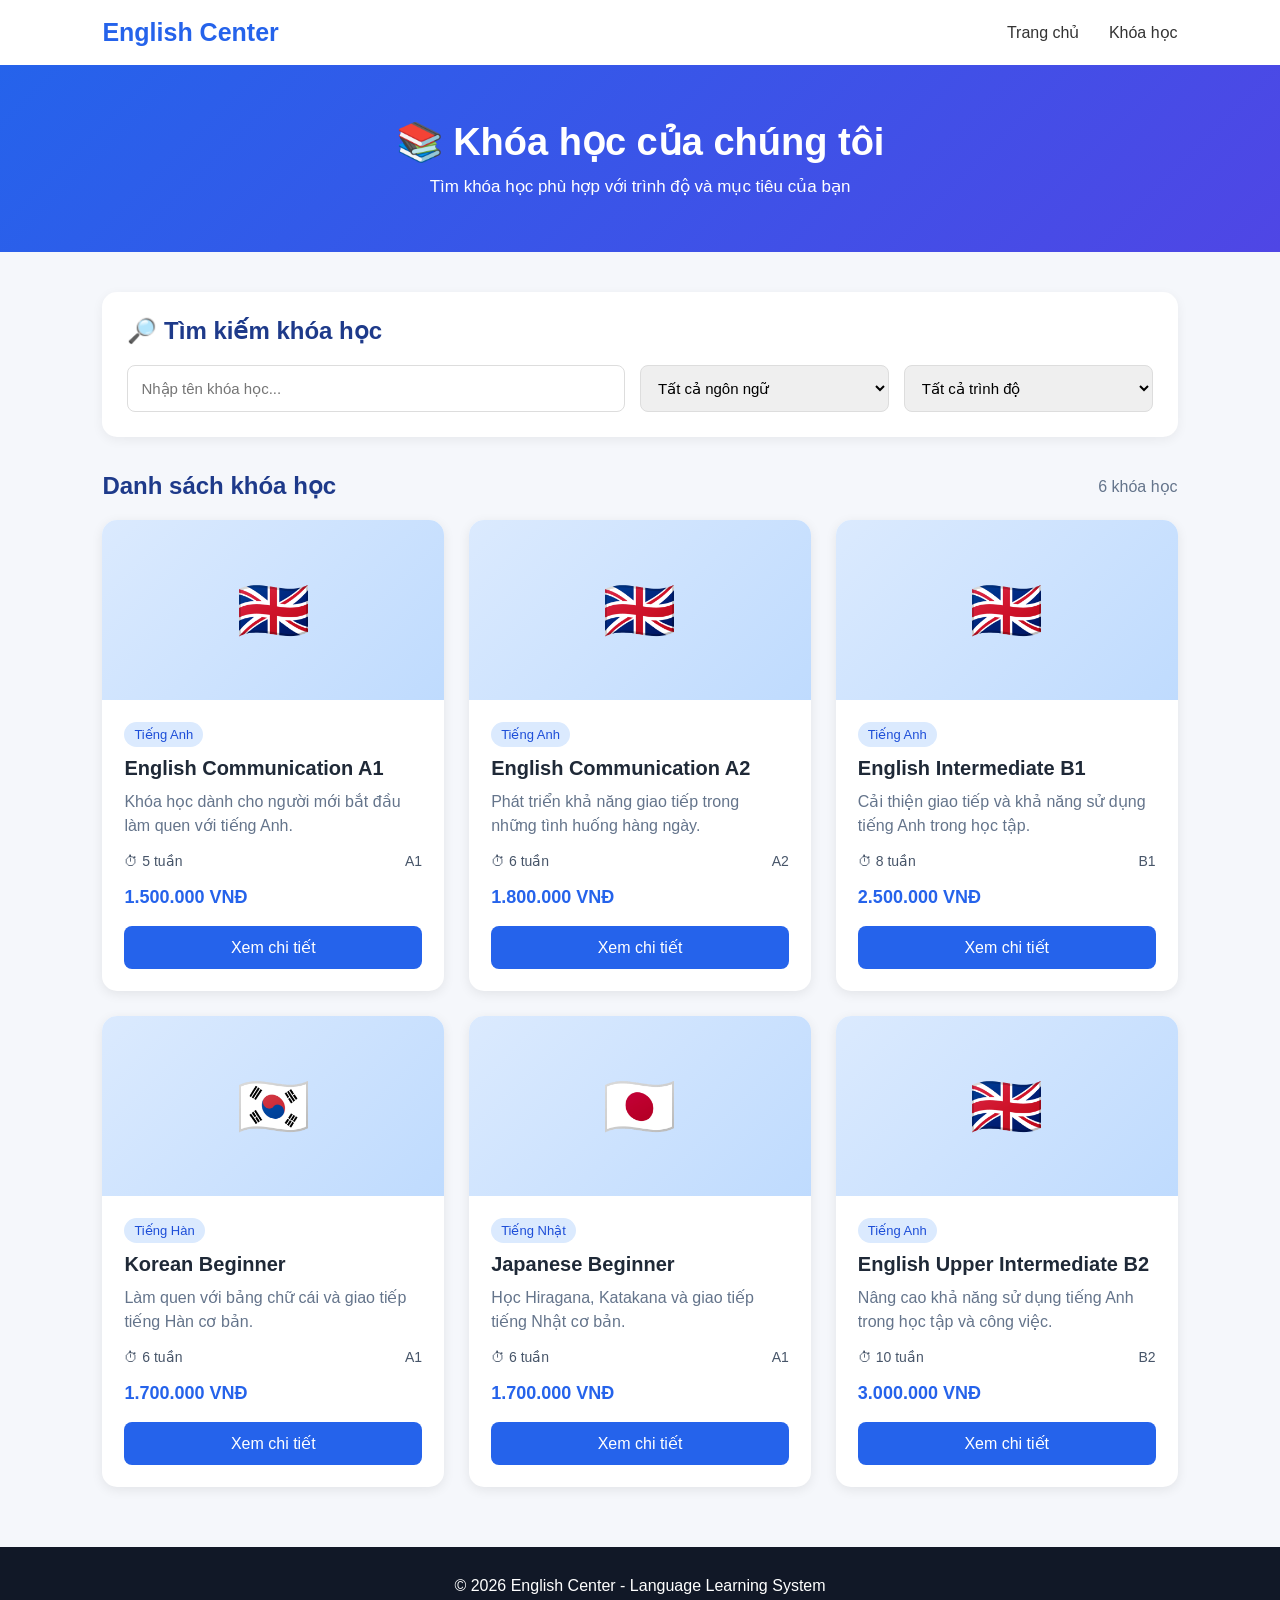
<file: Untitled-2.html>
<!DOCTYPE html>
<html lang="vi">
<head>
    <meta charset="UTF-8">
    <meta name="viewport" content="width=device-width, initial-scale=1.0">

    <title>Danh sách khóa học - English Center</title>

    <style>
        * {
            margin: 0;
            padding: 0;
            box-sizing: border-box;
            font-family: Arial, sans-serif;
        }

        body {
            background: #f5f7fb;
            color: #1f2937;
        }

        /* HEADER */
        header {
            background: white;
            padding: 18px 8%;
            display: flex;
            justify-content: space-between;
            align-items: center;
            box-shadow: 0 2px 8px rgba(0,0,0,0.08);
        }

        .logo {
            font-size: 25px;
            font-weight: bold;
            color: #2563eb;
        }

        nav a {
            text-decoration: none;
            color: #333;
            margin-left: 25px;
        }

        nav a:hover {
            color: #2563eb;
        }

        /* BANNER */
        .banner {
            background: linear-gradient(135deg, #2563eb, #4f46e5);
            color: white;
            text-align: center;
            padding: 55px 20px;
        }

        .banner h1 {
            font-size: 38px;
            margin-bottom: 12px;
        }

        .banner p {
            font-size: 17px;
        }

        /* MAIN */
        .container {
            width: 84%;
            max-width: 1200px;
            margin: 40px auto;
        }

        /* SEARCH */
        .search-box {
            background: white;
            padding: 25px;
            border-radius: 15px;
            box-shadow: 0 3px 12px rgba(0,0,0,0.06);
            margin-bottom: 35px;
        }

        .search-box h2 {
            margin-bottom: 20px;
            color: #1e3a8a;
        }

        .search-row {
            display: grid;
            grid-template-columns: 2fr 1fr 1fr;
            gap: 15px;
        }

        input,
        select {
            width: 100%;
            padding: 13px;
            border: 1px solid #ddd;
            border-radius: 8px;
            font-size: 15px;
        }

        /* COURSE LIST */
        .course-header {
            display: flex;
            justify-content: space-between;
            align-items: center;
            margin-bottom: 20px;
        }

        .course-header h2 {
            color: #1e3a8a;
        }

        #courseCount {
            color: #64748b;
        }

        .course-grid {
            display: grid;
            grid-template-columns: repeat(3, 1fr);
            gap: 25px;
        }

        /* CARD */
        .course-card {
            background: white;
            border-radius: 15px;
            overflow: hidden;
            box-shadow: 0 3px 12px rgba(0,0,0,0.08);
            transition: 0.3s;
        }

        .course-card:hover {
            transform: translateY(-5px);
            box-shadow: 0 8px 20px rgba(0,0,0,0.12);
        }

        .course-image {
            height: 180px;
            background: linear-gradient(135deg, #dbeafe, #bfdbfe);
            display: flex;
            align-items: center;
            justify-content: center;
            font-size: 60px;
        }

        .course-content {
            padding: 22px;
        }

        .course-tag {
            display: inline-block;
            background: #dbeafe;
            color: #1d4ed8;
            padding: 5px 10px;
            border-radius: 20px;
            font-size: 13px;
            margin-bottom: 10px;
        }

        .course-content h3 {
            font-size: 20px;
            margin-bottom: 10px;
        }

        .course-content p {
            color: #64748b;
            line-height: 1.5;
            margin-bottom: 15px;
        }

        .course-info {
            display: flex;
            justify-content: space-between;
            margin-bottom: 18px;
            color: #475569;
            font-size: 14px;
        }

        .price {
            color: #2563eb;
            font-weight: bold;
            font-size: 18px;
        }

        .detail-btn {
            display: block;
            text-align: center;
            background: #2563eb;
            color: white;
            text-decoration: none;
            padding: 12px;
            border-radius: 8px;
        }

        .detail-btn:hover {
            background: #1d4ed8;
        }

        /* NO RESULT */
        .no-result {
            display: none;
            text-align: center;
            padding: 50px;
            color: #64748b;
        }

        /* FOOTER */
        footer {
            background: #111827;
            color: white;
            text-align: center;
            padding: 30px;
            margin-top: 60px;
        }

        /* RESPONSIVE */
        @media (max-width: 900px) {
            .course-grid {
                grid-template-columns: repeat(2, 1fr);
            }

            .search-row {
                grid-template-columns: 1fr;
            }
        }

        @media (max-width: 600px) {
            .course-grid {
                grid-template-columns: 1fr;
            }

            nav {
                display: none;
            }
        }
    </style>
</head>


<body>

<!-- HEADER -->
<header>

    <div class="logo">
        English Center
    </div>

    <nav>
        <a href="index.html">Trang chủ</a>
        <a href="courses.html">Khóa học</a>
    </nav>

</header>


<!-- BANNER -->
<section class="banner">

    <h1>📚 Khóa học của chúng tôi</h1>

    <p>
        Tìm khóa học phù hợp với trình độ và mục tiêu của bạn
    </p>

</section>


<main class="container">

    <!-- SEARCH + FILTER -->
    <div class="search-box">

        <h2>🔎 Tìm kiếm khóa học</h2>

        <div class="search-row">

            <input
                type="text"
                id="searchInput"
                placeholder="Nhập tên khóa học..."
            >

            <select id="languageFilter">

                <option value="all">
                    Tất cả ngôn ngữ
                </option>

                <option value="english">
                    Tiếng Anh
                </option>

                <option value="korean">
                    Tiếng Hàn
                </option>

                <option value="japanese">
                    Tiếng Nhật
                </option>

            </select>


            <select id="levelFilter">

                <option value="all">
                    Tất cả trình độ
                </option>

                <option value="a1">
                    A1 - Beginner
                </option>

                <option value="a2">
                    A2 - Elementary
                </option>

                <option value="b1">
                    B1 - Intermediate
                </option>

                <option value="b2">
                    B2 - Upper Intermediate
                </option>

            </select>

        </div>

    </div>


    <!-- COURSE HEADER -->
    <div class="course-header">

        <h2>Danh sách khóa học</h2>

        <span id="courseCount">
            6 khóa học
        </span>

    </div>


    <!-- COURSE GRID -->
    <div class="course-grid" id="courseGrid">


        <!-- COURSE 1 -->
        <div
            class="course-card"
            data-name="english communication a1"
            data-language="english"
            data-level="a1"
        >

            <div class="course-image">
                🇬🇧
            </div>

            <div class="course-content">

                <span class="course-tag">
                    Tiếng Anh
                </span>

                <h3>
                    English Communication A1
                </h3>

                <p>
                    Khóa học dành cho người mới bắt đầu
                    làm quen với tiếng Anh.
                </p>

                <div class="course-info">

                    <span>⏱ 5 tuần</span>

                    <span>A1</span>

                </div>

                <div class="price">
                    1.500.000 VNĐ
                </div>

                <br>

                <a
                    href="course-detail.html"
                    class="detail-btn"
                >
                    Xem chi tiết
                </a>

            </div>

        </div>


        <!-- COURSE 2 -->
        <div
            class="course-card"
            data-name="english communication a2"
            data-language="english"
            data-level="a2"
        >

            <div class="course-image">
                🇬🇧
            </div>

            <div class="course-content">

                <span class="course-tag">
                    Tiếng Anh
                </span>

                <h3>
                    English Communication A2
                </h3>

                <p>
                    Phát triển khả năng giao tiếp
                    trong những tình huống hàng ngày.
                </p>

                <div class="course-info">

                    <span>⏱ 6 tuần</span>

                    <span>A2</span>

                </div>

                <div class="price">
                    1.800.000 VNĐ
                </div>

                <br>

                <a
                    href="course-detail.html"
                    class="detail-btn"
                >
                    Xem chi tiết
                </a>

            </div>

        </div>


        <!-- COURSE 3 -->
        <div
            class="course-card"
            data-name="english intermediate b1"
            data-language="english"
            data-level="b1"
        >

            <div class="course-image">
                🇬🇧
            </div>

            <div class="course-content">

                <span class="course-tag">
                    Tiếng Anh
                </span>

                <h3>
                    English Intermediate B1
                </h3>

                <p>
                    Cải thiện giao tiếp và khả năng
                    sử dụng tiếng Anh trong học tập.
                </p>

                <div class="course-info">

                    <span>⏱ 8 tuần</span>

                    <span>B1</span>

                </div>

                <div class="price">
                    2.500.000 VNĐ
                </div>

                <br>

                <a
                    href="course-detail.html"
                    class="detail-btn"
                >
                    Xem chi tiết
                </a>

            </div>

        </div>


        <!-- COURSE 4 -->
        <div
            class="course-card"
            data-name="korean beginner"
            data-language="korean"
            data-level="a1"
        >

            <div class="course-image">
                🇰🇷
            </div>

            <div class="course-content">

                <span class="course-tag">
                    Tiếng Hàn
                </span>

                <h3>
                    Korean Beginner
                </h3>

                <p>
                    Làm quen với bảng chữ cái
                    và giao tiếp tiếng Hàn cơ bản.
                </p>

                <div class="course-info">

                    <span>⏱ 6 tuần</span>

                    <span>A1</span>

                </div>

                <div class="price">
                    1.700.000 VNĐ
                </div>

                <br>

                <a
                    href="course-detail.html"
                    class="detail-btn"
                >
                    Xem chi tiết
                </a>

            </div>

        </div>


        <!-- COURSE 5 -->
        <div
            class="course-card"
            data-name="japanese beginner"
            data-language="japanese"
            data-level="a1"
        >

            <div class="course-image">
                🇯🇵
            </div>

            <div class="course-content">

                <span class="course-tag">
                    Tiếng Nhật
                </span>

                <h3>
                    Japanese Beginner
                </h3>

                <p>
                    Học Hiragana, Katakana và
                    giao tiếp tiếng Nhật cơ bản.
                </p>

                <div class="course-info">

                    <span>⏱ 6 tuần</span>

                    <span>A1</span>

                </div>

                <div class="price">
                    1.700.000 VNĐ
                </div>

                <br>

                <a
                    href="course-detail.html"
                    class="detail-btn"
                >
                    Xem chi tiết
                </a>

            </div>

        </div>


        <!-- COURSE 6 -->
        <div
            class="course-card"
            data-name="english upper intermediate b2"
            data-language="english"
            data-level="b2"
        >

            <div class="course-image">
                🇬🇧
            </div>

            <div class="course-content">

                <span class="course-tag">
                    Tiếng Anh
                </span>

                <h3>
                    English Upper Intermediate B2
                </h3>

                <p>
                    Nâng cao khả năng sử dụng tiếng Anh
                    trong học tập và công việc.
                </p>

                <div class="course-info">

                    <span>⏱ 10 tuần</span>

                    <span>B2</span>

                </div>

                <div class="price">
                    3.000.000 VNĐ
                </div>

                <br>

                <a
                    href="course-detail.html"
                    class="detail-btn"
                >
                    Xem chi tiết
                </a>

            </div>

        </div>

    </div>


    <div class="no-result" id="noResult">

        <h2>😢 Không tìm thấy khóa học</h2>

        <p>
            Hãy thử thay đổi từ khóa hoặc bộ lọc.
        </p>

    </div>

</main>


<footer>

    <p>
        © 2026 English Center - Language Learning System
    </p>

</footer>


<script>

    const searchInput =
        document.getElementById("searchInput");

    const languageFilter =
        document.getElementById("languageFilter");

    const levelFilter =
        document.getElementById("levelFilter");

    const cards =
        document.querySelectorAll(".course-card");

    const courseCount =
        document.getElementById("courseCount");

    const noResult =
        document.getElementById("noResult");


    function filterCourses() {

        const search =
            searchInput.value.toLowerCase();

        const language =
            languageFilter.value;

        const level =
            levelFilter.value;

        let count = 0;


        cards.forEach(card => {

            const name =
                card.dataset.name;

            const cardLanguage =
                card.dataset.language;

            const cardLevel =
                card.dataset.level;


            const matchSearch =
                name.includes(search);

            const matchLanguage =
                language === "all" ||
                cardLanguage === language;

            const matchLevel =
                level === "all" ||
                cardLevel === level;


            if (
                matchSearch &&
                matchLanguage &&
                matchLevel
            ) {

                card.style.display = "block";

                count++;

            } else {

                card.style.display = "none";

            }

        });


        courseCount.innerText =
            count + " khóa học";


        if (count === 0) {

            noResult.style.display = "block";

        } else {

            noResult.style.display = "none";

        }

    }


    searchInput.addEventListener(
        "input",
        filterCourses
    );

    languageFilter.addEventListener(
        "change",
        filterCourses
    );

    levelFilter.addEventListener(
        "change",
        filterCourses
    );

</script>

</body>
</html>
</file>
<file: style.css>
/* ============================================================
   BẢNG MÀU VÀ HỆ THỐNG GIAO DIỆN CHUẨN (GLOBAL ENGLISH)
   ============================================================ */
:root {
  --ink: #12203A;
  --ink-2: #1C2F4E;
  --ink-3: #2A4066;
  --paper: #EEF1F5;
  --surface: #FFFFFF;
  --line: #DDE3EB;
  --line-soft: #EAEEF3;
  --text: #1B2433;
  --text-2: #5B6779;
  --text-3: #8A94A4;
  --gold: #B07C22;
  --gold-soft: #FBF2DF;
  --green: #2E7A52;
  --green-soft: #E4F2E9;
  --amber: #9C6B12;
  --amber-soft: #FBF0D8;
  --red: #B03E33;
  --red-soft: #FAE8E6;
  --blue: #2A5DA8;
  --blue-soft: #E6EEFA;
  --radius: 6px;
  --sidebar-w: 258px;
  --shadow: 0 1px 2px rgba(18,32,58,.06), 0 8px 24px -16px rgba(18,32,58,.25);
  --font: "Be Vietnam Pro", system-ui, "Segoe UI", Roboto, Arial, sans-serif;
}

* { box-sizing: border-box; }
html, body { margin: 0; padding: 0; }
body {
  font-family: var(--font);
  font-size: 14px;
  line-height: 1.55;
  color: var(--text);
  background: var(--paper);
  -webkit-font-smoothing: antialiased;
}
a { color: inherit; text-decoration: none; }
:focus-visible { outline: 2px solid var(--gold); outline-offset: 2px; border-radius: 3px; }

/* ---------- Bố cục khung ---------- */
.layout { display: flex; min-height: 100vh; }

/* ---------- Thanh điều hướng trái (Sidebar) ---------- */
.sidebar {
  width: var(--sidebar-w);
  flex: 0 0 var(--sidebar-w);
  background: var(--ink);
  color: #C9D3E2;
  display: flex;
  flex-direction: column;
  position: fixed;
  inset: 0 auto 0 0;
  height: 100vh;
  z-index: 40;
}
.brand { padding: 20px 20px 18px; border-bottom: 1px solid rgba(255,255,255,.08); }
.brand b { display: block; color: #fff; font-size: 16px; font-weight: 700; letter-spacing: .2px; }
.brand span { display: block; color: #7F8EA6; font-size: 12px; margin-top: 2px; }

.nav { flex: 1; overflow-y: auto; padding: 12px 10px 20px; }
.nav::-webkit-scrollbar { width: 6px; }
.nav::-webkit-scrollbar-thumb { background: #2B3E5E; border-radius: 3px; }

.nav-item {
  display: flex; align-items: center; gap: 10px; width: 100%;
  padding: 9px 12px; border-radius: var(--radius);
  color: #C9D3E2; font-size: 13.5px; font-weight: 500;
  background: none; border: 0; font-family: inherit; cursor: pointer; text-align: left;
}
.nav-item:hover { background: var(--ink-2); color: #fff; }
.nav-item.active { background: var(--ink-3); color: #fff; position: relative; }
.nav-item.active::before {
  content: ""; position: absolute; left: 0; width: 3px; height: 22px;
  background: var(--gold); border-radius: 0 2px 2px 0;
}
.nav-ico { width: 18px; text-align: center; font-size: 14px; opacity: .9; }

.nav-group { margin-top: 6px; }
.nav-toggle {
  display: flex; align-items: center; gap: 10px; width: 100%;
  padding: 9px 12px; border: 0; background: none; color: #8FA0BA;
  font-family: inherit; font-size: 12.5px; font-weight: 600; letter-spacing: .3px;
  cursor: pointer; border-radius: var(--radius);
}
.nav-toggle:hover { color: #fff; }
.nav-toggle .caret { margin-left: auto; font-size: 10px; transition: transform .15s; }
.nav-group.open .caret { transform: rotate(90deg); }
.nav-sub { list-style: none; margin: 2px 0 6px; padding: 0 0 0 30px; display: none; }
.nav-group.open .nav-sub { display: block; }
.nav-sub a {
  display: block; padding: 6px 10px; border-radius: var(--radius);
  font-size: 13px; color: #A9B6CA; border-left: 1px solid rgba(255,255,255,.1);
}
.nav-sub a:hover { color: #fff; background: var(--ink-2); }
.nav-sub a.active { color: #fff; background: var(--ink-3); border-left-color: var(--gold); }

.sidebar-foot { padding: 12px 20px; border-top: 1px solid rgba(255,255,255,.08); font-size: 11.5px; color: #6E7C93; }

/* ---------- Khu vực nội dung ---------- */
.content { flex: 1; margin-left: var(--sidebar-w); display: flex; flex-direction: column; min-width: 0; }
.topbar {
  position: sticky; top: 0; z-index: 30;
  background: rgba(255,255,255,.92); backdrop-filter: blur(6px);
  border-bottom: 1px solid var(--line);
  padding: 14px 28px; display: flex; align-items: center; gap: 16px;
}
.crumb { font-size: 12.5px; color: var(--text-3); }
.crumb b { color: var(--text-2); font-weight: 500; }
.topbar h1 { margin: 2px 0 0; font-size: 19px; font-weight: 600; letter-spacing: -.2px; }
.topbar-right { margin-left: auto; display: flex; align-items: center; gap: 14px; }
.avatar {
  width: 36px; height: 36px; border-radius: 50%; background: var(--ink); color: #fff;
  display: grid; place-items: center; font-weight: 600; font-size: 13px;
}
.who { line-height: 1.3; }
.who b { display: block; font-size: 13.5px; font-weight: 600; }
.who span { font-size: 11.5px; color: var(--text-3); }
.burger {
  display: none; background: none; border: 1px solid var(--line);
  border-radius: var(--radius); width: 36px; height: 36px; font-size: 16px; cursor: pointer;
}
.main { padding: 24px 28px 48px; flex: 1; }
.foot { padding: 16px 28px; border-top: 1px solid var(--line); color: var(--text-3); font-size: 12px; }

/* ---------- Hiển thị trang ---------- */
.page { display: none; }
.page.show { display: block; }
.page-intro { max-width: 70ch; color: var(--text-2); margin: -4px 0 20px; font-size: 13.5px; }

/* ---------- Thẻ chứa nội dung (Card) ---------- */
.card { background: var(--surface); border: 1px solid var(--line); border-radius: var(--radius); box-shadow: var(--shadow); margin-bottom: 20px; }
.card-head { padding: 14px 18px; border-bottom: 1px solid var(--line-soft); display: flex; align-items: center; gap: 12px; flex-wrap: wrap; }
.card-head h2 { margin: 0; font-size: 15px; font-weight: 600; }
.card-head .sub { font-size: 12.5px; color: var(--text-3); }
.card-head .right { margin-left: auto; display: flex; gap: 8px; flex-wrap: wrap; }
.card-body { padding: 18px; }
.grid-2 { display: grid; grid-template-columns: 1fr 1fr; gap: 20px; }
.grid-2 > .card { margin-bottom: 0; }

/* ---------- Thống kê (Stats) ---------- */
.stats { display: grid; grid-template-columns: repeat(4,1fr); gap: 14px; margin-bottom: 20px; }
.stat {
  background: var(--surface); border: 1px solid var(--line); border-radius: var(--radius);
  padding: 16px 18px; box-shadow: var(--shadow); border-top: 3px solid var(--ink);
}
.stat.g { border-top-color: var(--green); }
.stat.a { border-top-color: var(--amber); }
.stat.r { border-top-color: var(--red); }
.stat.b { border-top-color: var(--blue); }
.stat span { display: block; font-size: 12.5px; color: var(--text-2); }
.stat strong { display: block; font-size: 26px; font-weight: 700; letter-spacing: -.5px; margin-top: 4px; }
.stat em { font-style: normal; font-size: 11.5px; color: var(--text-3); }

/* ---------- Bảng dữ liệu (Tables) ---------- */
.table-wrap { overflow-x: auto; }
table { width: 100%; border-collapse: collapse; font-size: 13.5px; }
th, td { padding: 11px 14px; text-align: left; border-bottom: 1px solid var(--line-soft); vertical-align: middle; }
thead th { background: #F7F9FC; color: var(--text-2); font-weight: 600; font-size: 12.5px; white-space: nowrap; }
tbody tr:hover { background: #FBFCFE; }
tbody tr:last-child td { border-bottom: 0; }
td.num { text-align: right; font-variant-numeric: tabular-nums; white-space: nowrap; }
.code { display: inline-block; padding: 2px 7px; border-radius: 3px; background: var(--paper); border: 1px solid var(--line); font-size: 12px; font-weight: 500; color: var(--ink-3); }
.actions { display: flex; gap: 6px; white-space: nowrap; }
.empty-row td { text-align: center; color: var(--text-3); padding: 26px; }

/* ---------- Nhãn trạng thái (Badges) ---------- */
.badge { display: inline-block; padding: 3px 9px; border-radius: 99px; font-size: 12px; font-weight: 500; background: var(--paper); color: var(--text-2); border: 1px solid var(--line); }
.badge.ok { background: var(--green-soft); color: var(--green); border-color: #C6E2D2; }
.badge.warn { background: var(--amber-soft); color: var(--amber); border-color: #EBDAB0; }
.badge.info { background: var(--blue-soft); color: var(--blue); border-color: #C9DBF2; }
.badge.bad { background: var(--red-soft); color: var(--red); border-color: #EFCCC8; }

/* ---------- Nút bấm (Buttons) ---------- */
.btn {
  display: inline-flex; align-items: center; gap: 6px;
  padding: 8px 14px; border-radius: var(--radius); border: 1px solid var(--line);
  background: var(--surface); color: var(--text); font-family: inherit; font-size: 13.5px; font-weight: 500;
  cursor: pointer; transition: background .12s, border-color .12s;
}
.btn:hover { background: #F6F8FB; border-color: #C9D2DE; }
.btn-sm { padding: 5px 10px; font-size: 12.5px; }
.btn-primary { background: var(--ink); border-color: var(--ink); color: #fff; }
.btn-primary:hover { background: var(--ink-2); border-color: var(--ink-2); }
.btn-gold { background: var(--gold); border-color: var(--gold); color: #fff; }
.btn-gold:hover { background: #96691B; border-color: #96691B; }
.btn-danger { background: var(--red); border-color: var(--red); color: #fff; }
.btn-danger:hover { background: #96352B; border-color: #96352B; }
.btn-ghost { background: none; border-color: transparent; color: var(--blue); }
.btn-ghost:hover { background: var(--blue-soft); }

/* ---------- Form và tìm kiếm ---------- */
.toolbar { display: flex; gap: 10px; flex-wrap: wrap; align-items: center; }
input[type=text], input[type=search], input[type=email], input[type=tel],
input[type=number], input[type=password], input[type=date], select, textarea {
  font-family: inherit; font-size: 13.5px; color: var(--text);
  padding: 8px 11px; border: 1px solid var(--line); border-radius: var(--radius);
  background: var(--surface); width: 100%;
}
input:focus, select:focus, textarea:focus { border-color: var(--ink-3); outline: none; box-shadow: 0 0 0 3px rgba(42,64,102,.1); }
input:disabled { background: var(--paper); color: var(--text-3); }
.toolbar input[type=search] { max-width: 280px; }
.toolbar select { max-width: 200px; }
.field { margin-bottom: 14px; }
.field label { display: block; font-size: 12.5px; font-weight: 500; color: var(--text-2); margin-bottom: 5px; }
.field .hint { font-size: 11.5px; color: var(--text-3); margin-top: 4px; }
.req { color: var(--red); }
.form-grid { display: grid; grid-template-columns: 1fr 1fr; gap: 0 16px; }
.form-grid .full { grid-column: 1/-1; }
.form-actions { display: flex; gap: 8px; flex-wrap: wrap; padding-top: 6px; }

/* ---------- Chi tiết danh sách ---------- */
.detail { display: grid; grid-template-columns: 180px 1fr; gap: 0; margin: 0; }
.detail dt { padding: 9px 0; color: var(--text-2); font-size: 13px; border-bottom: 1px solid var(--line-soft); }
.detail dd { padding: 9px 0; margin: 0; font-weight: 500; border-bottom: 1px solid var(--line-soft); }

/* ---------- Lịch học (Timetable) ---------- */
.timetable td { font-size: 12.5px; }
.slot { display: block; padding: 6px 8px; border-radius: 4px; background: var(--blue-soft); border-left: 3px solid var(--blue); margin-bottom: 4px; line-height: 1.35; }
.slot.k { background: var(--gold-soft); border-left-color: var(--gold); }
.slot.g { background: var(--green-soft); border-left-color: var(--green); }
.slot b { display: block; font-size: 12.5px; }
.slot em { font-style: normal; color: var(--text-2); font-size: 11.5px; }

/* ---------- Phân trang ---------- */
.pager { display: flex; align-items: center; gap: 8px; padding: 12px 18px; border-top: 1px solid var(--line-soft); font-size: 12.5px; color: var(--text-3); flex-wrap: wrap; }
.pager .pages { margin-left: auto; display: flex; gap: 4px; }
.pager .pages a { padding: 5px 10px; border: 1px solid var(--line); border-radius: var(--radius); color: var(--text-2); }
.pager .pages a.active { background: var(--ink); border-color: var(--ink); color: #fff; }

/* ---------- Hộp thoại Popup (Modal) ---------- */
.overlay { position: fixed; inset: 0; background: rgba(18,32,58,.45); display: none; align-items: flex-start; justify-content: center; padding: 6vh 16px; z-index: 60; overflow-y: auto; }
.overlay.open { display: flex; }
.modal { background: var(--surface); border-radius: 8px; width: 100%; max-width: 560px; box-shadow: 0 24px 60px -20px rgba(18,32,58,.5); }
.modal.narrow { max-width: 420px; }
.modal-head { padding: 16px 20px; border-bottom: 1px solid var(--line-soft); display: flex; align-items: center; }
.modal-head h3 { margin: 0; font-size: 15.5px; font-weight: 600; }
.modal-close { margin-left: auto; background: none; border: 0; font-size: 22px; line-height: 1; color: var(--text-3); cursor: pointer; padding: 0 4px; }
.modal-body { padding: 20px; }
.modal-foot { padding: 14px 20px; border-top: 1px solid var(--line-soft); display: flex; gap: 8px; justify-content: flex-end; }
.note { background: var(--amber-soft); border: 1px solid #EBDAB0; color: var(--amber); padding: 10px 12px; border-radius: var(--radius); font-size: 12.5px; }

/* ---------- Thông báo Toast ---------- */
.toast {
  position: fixed; right: 20px; bottom: 20px; z-index: 80;
  background: var(--ink); color: #fff; padding: 12px 16px; border-radius: var(--radius);
  font-size: 13.5px; box-shadow: 0 12px 30px -10px rgba(18,32,58,.6);
  opacity: 0; transform: translateY(8px); pointer-events: none; transition: opacity .2s, transform .2s;
}
.toast.show { opacity: 1; transform: none; }

/* ---------- Responsive ---------- */
.scrim { display: none; position: fixed; inset: 0; background: rgba(18,32,58,.4); z-index: 35; }
.scrim.open { display: block; }
@media (max-width:1100px) {
  .grid-2 { grid-template-columns: 1fr; }
  .stats { grid-template-columns: repeat(2,1fr); }
}
@media (max-width:860px) {
  .sidebar { transform: translateX(-100%); transition: transform .2s; }
  .sidebar.open { transform: none; }
  .content { margin-left: 0; }
  .burger { display: block; }
  .main { padding: 18px 16px 40px; }
  .topbar { padding: 12px 16px; }
  .form-grid { grid-template-columns: 1fr; }
  .detail { grid-template-columns: 1fr; }
  .detail dt { border-bottom: 0; padding-bottom: 0; }
}
</file>
<file: courses.css>
:root{--ink:#12203A;--ink-2:#1C2F4E;--paper:#F4F6F9;--surface:#fff;--line:#DDE3EB;--text:#1B2433;--text-2:#5B6779;--text-3:#8A94A4;--gold:#B07C22;--gold-2:#946619;--gold-soft:#FBF2DF;--green:#2E7A52;--green-soft:#E4F2E9;--amber:#9C6B12;--amber-soft:#FBF0D8;--red:#B03E33;--red-soft:#FAE8E6;--blue:#2A5DA8;--blue-soft:#E6EEFA;--r:8px;--font:"Be Vietnam Pro",system-ui,"Segoe UI",Roboto,Arial,sans-serif}
*{box-sizing:border-box}html{scroll-behavior:smooth}
body{margin:0;font:15px/1.6 var(--font);color:var(--text);background:var(--paper)}
img{max-width:100%}a{color:inherit}h1,h2,h3{line-height:1.25;margin:0}
.wrap{width:100%;max-width:1160px;margin:0 auto;padding:0 20px}
.skip{position:absolute;left:-999px}.skip:focus{left:10px;top:10px;background:#fff;padding:8px 12px;z-index:99}
[hidden]{display:none!important}
/* buttons */
.btn{display:inline-flex;align-items:center;justify-content:center;gap:6px;padding:9px 16px;border:1px solid var(--line);border-radius:6px;background:#fff;color:var(--text);font:600 14px var(--font);text-decoration:none;cursor:pointer}
.btn:hover{border-color:var(--ink-2)}.btn:disabled{opacity:.6;cursor:wait}
.btn--gold{background:var(--gold);border-color:var(--gold);color:#fff}.btn--gold:hover{background:var(--gold-2);border-color:var(--gold-2)}
.btn--primary{background:var(--ink);border-color:var(--ink);color:#fff}.btn--ghost{background:transparent}
.btn--off{background:#eef1f5;color:var(--text-3);cursor:default;border-color:#eef1f5}.btn--sm{padding:6px 12px;font-size:13px}
.link{background:none;border:0;color:var(--blue);font:600 14px var(--font);cursor:pointer;padding:0}
/* header */
.site-header{background:var(--ink);color:#fff;position:sticky;top:0;z-index:40}
.header__in{display:flex;align-items:center;justify-content:space-between;gap:16px;min-height:64px}
.logo{text-decoration:none;display:flex;flex-direction:column;line-height:1.2}.logo b{font-size:19px;color:#fff}.logo span{font-size:11.5px;color:#B9C4D6;letter-spacing:.04em}
.nav{display:flex;align-items:center;gap:22px}.nav a{text-decoration:none;font-weight:500;color:#DCE3EE}
.nav a:hover,.nav a[aria-current]{color:#fff}.nav a[aria-current]{border-bottom:2px solid var(--gold);padding-bottom:2px}.nav .btn{color:#fff}
.burger{display:none;background:none;border:1px solid #3a4f73;color:#fff;font-size:20px;border-radius:6px;padding:4px 10px;cursor:pointer}
/* hero */
.hero{background:linear-gradient(135deg,var(--ink) 0%,var(--ink-2) 100%);color:#fff;padding:36px 0 40px}
.hero h1{font-size:clamp(26px,4vw,38px);max-width:720px;margin:10px 0}.hero p{max-width:640px;color:#CBD5E4;margin:0 0 22px}
.hero--home{padding:64px 0 72px}.hero--home h1{font-size:clamp(30px,5vw,48px)}.hero__cta{display:flex;flex-wrap:wrap;gap:12px}
.crumb{font-size:13px;color:#B9C4D6;display:flex;gap:8px}.crumb a{text-decoration:none}.crumb b{color:#fff;font-weight:500}
.hero__stats{list-style:none;padding:0;margin:0;display:flex;flex-wrap:wrap;gap:12px 32px;color:#CBD5E4;font-size:14px}.hero__stats strong{font-size:22px;color:#fff;margin-right:4px}
/* filters */
.filters{background:#fff;border-bottom:1px solid var(--line);padding:16px 0}
.chips{display:flex;flex-wrap:wrap;gap:8px;margin-bottom:14px}
.chip{border:1px solid var(--line);background:#fff;border-radius:999px;padding:6px 16px;font:500 14px var(--font);cursor:pointer}.chip.is-on{background:var(--ink);border-color:var(--ink);color:#fff}
.filters__row{display:flex;flex-wrap:wrap;gap:12px;align-items:flex-end}
.f{display:flex;flex-direction:column;gap:4px;font-size:12.5px;color:var(--text-2);min-width:150px}.f--search{flex:1;min-width:220px}
.f input,.f select,.field input,.field select{font:14px var(--font);padding:9px 10px;border:1px solid var(--line);border-radius:6px;background:#fff;color:var(--text);width:100%}
.view{display:flex}.view button{border:1px solid var(--line);background:#fff;padding:9px 12px;font:500 13px var(--font);cursor:pointer}
.view button:first-child{border-radius:6px 0 0 6px}.view button:last-child{border-radius:0 6px 6px 0;border-left:0}.view .is-on{background:var(--ink);color:#fff;border-color:var(--ink)}
/* results / cards */
.results{padding-top:24px;padding-bottom:40px}.results__bar{display:flex;justify-content:space-between;align-items:center;margin-bottom:16px;color:var(--text-2)}
.grid{display:grid;grid-template-columns:repeat(auto-fill,minmax(300px,1fr));gap:20px}
.card{background:#fff;border:1px solid var(--line);border-radius:var(--r);overflow:hidden;display:flex;flex-direction:column;transition:box-shadow .15s,transform .15s}
.card:hover{box-shadow:0 10px 28px -14px rgba(18,32,58,.35);transform:translateY(-2px)}.card--paused{opacity:.75}
.thumb{height:120px;display:flex;align-items:center;justify-content:center;position:relative;text-decoration:none;color:#fff;background:var(--ink-2)}
.thumb--thi{background:linear-gradient(135deg,#1C2F4E,#2A4066)}.thumb--kids{background:linear-gradient(135deg,#2E7A52,#4C9C74)}.thumb--work{background:linear-gradient(135deg,#B07C22,#D0A24B)}
.thumb__glyph{font-size:30px;font-weight:700;letter-spacing:.04em}.tag{position:absolute;left:12px;top:12px;font-size:11.5px;background:rgba(255,255,255,.2);padding:2px 10px;border-radius:999px}
.card__body{padding:16px 18px;flex:1}.card__badges{display:flex;gap:8px;flex-wrap:wrap;margin-bottom:10px}
.card__title{font-size:18px;margin-bottom:6px}.card__title a{text-decoration:none}.card__title a:hover{color:var(--gold-2)}
.card__desc{color:var(--text-2);font-size:14px;margin:0 0 10px}.meta{list-style:none;display:flex;gap:16px;padding:0;margin:0;font-size:13px;color:var(--text-3)}
.card__foot{display:flex;justify-content:space-between;align-items:center;gap:10px;padding:14px 18px;border-top:1px solid var(--line);flex-wrap:wrap}
.price small{display:block;font-size:11.5px;color:var(--text-3)}.price strong{font-size:18px;color:var(--ink)}.actions{display:flex;gap:8px}
.badge,.level{display:inline-block;padding:2px 10px;border-radius:999px;font-size:12px;font-weight:600}
.badge.ok{background:var(--green-soft);color:var(--green)}.badge.info{background:var(--blue-soft);color:var(--blue)}.badge.bad{background:var(--red-soft);color:var(--red)}.badge.warn{background:var(--amber-soft);color:var(--amber)}
.level{background:var(--gold-soft);color:var(--gold-2)}
.grid--list{grid-template-columns:1fr}.grid--list .card{flex-direction:row;align-items:stretch}.grid--list .thumb{width:170px;height:auto;flex:none}.grid--list .card__foot{border-top:0;border-left:1px solid var(--line);flex-direction:column;align-items:flex-start;justify-content:center;min-width:200px}
.empty{text-align:center;padding:48px 16px;background:#fff;border:1px dashed var(--line);border-radius:var(--r)}.empty p{color:var(--text-2)}
/* cta / footer */
.cta{background:var(--gold-soft);border-top:1px solid #EBDDBB;padding:32px 0}.cta__in{display:flex;justify-content:space-between;align-items:center;gap:20px;flex-wrap:wrap}.cta p{margin:6px 0 0;color:var(--text-2);max-width:560px}
.site-footer{background:var(--ink);color:#B9C4D6;padding-top:32px;font-size:14px}.foot__in{display:flex;justify-content:space-between;gap:24px;flex-wrap:wrap}.site-footer b{color:#fff;font-size:17px}.site-footer p{margin:6px 0 0}
.site-footer ul{list-style:none;padding:0;margin:0;display:flex;flex-direction:column;gap:6px}.site-footer a{text-decoration:none}.site-footer a:hover{color:#fff}
.foot__copy{border-top:1px solid #2A4066;margin-top:24px;padding-top:14px;padding-bottom:18px;font-size:13px}
/* modal / toast / form */
.overlay{position:fixed;inset:0;background:rgba(18,32,58,.5);display:none;align-items:center;justify-content:center;padding:16px;z-index:60}.overlay.open{display:flex}
.modal{background:#fff;border-radius:10px;width:100%;max-width:560px;max-height:92vh;overflow:auto}.modal.narrow{max-width:420px}
.modal-head{display:flex;justify-content:space-between;align-items:center;padding:16px 20px;border-bottom:1px solid var(--line)}.modal-head h3{font-size:18px}
.modal-close{background:none;border:0;font-size:26px;line-height:1;cursor:pointer;color:var(--text-3)}
.modal-body{padding:18px 20px}.modal-foot{display:flex;justify-content:flex-end;gap:8px;padding:14px 20px;border-top:1px solid var(--line);flex-wrap:wrap}
.q-desc{margin-top:0;color:var(--text-2)}.note{font-size:12.5px;color:var(--text-3);margin:0}
.detail{display:grid;grid-template-columns:170px 1fr;gap:10px 16px;margin:0}.detail dt{color:var(--text-3);font-size:13px}.detail dd{margin:0;font-weight:500}
.code{font:600 12.5px ui-monospace,Menlo,monospace;background:#EEF1F5;padding:2px 8px;border-radius:4px}
.field{margin-bottom:14px}.field label{display:block;font-size:13px;font-weight:500;color:var(--text-2);margin-bottom:5px}.req{color:var(--red)}
.toast{position:fixed;right:20px;bottom:20px;z-index:80;background:var(--ink);color:#fff;padding:12px 18px;border-radius:8px;max-width:340px;opacity:0;transform:translateY(10px);transition:.2s;pointer-events:none}.toast.show{opacity:1;transform:none}
/* trang chi tiết & trang chủ */
.detail-layout{display:grid;grid-template-columns:1fr 360px;gap:28px;padding:28px 20px 48px;align-items:start}
.panel{background:#fff;border:1px solid var(--line);border-radius:var(--r);padding:22px}.panel+.panel{margin-top:20px}.panel h2{font-size:18px;margin-bottom:14px}
.side{position:sticky;top:84px}.tbl{width:100%;border-collapse:collapse;font-size:14px}.tbl th,.tbl td{text-align:left;padding:10px 8px;border-bottom:1px solid var(--line)}.tbl th{color:var(--text-3);font-weight:500;font-size:12.5px}
.tbl-wrap{overflow-x:auto}.section{padding:44px 0}.section h2{font-size:26px;margin-bottom:6px}.section>.wrap>p{color:var(--text-2);margin:0 0 22px}
.pillars{display:grid;grid-template-columns:repeat(auto-fit,minmax(220px,1fr));gap:16px}.pillar{background:#fff;border:1px solid var(--line);border-radius:var(--r);padding:20px}.pillar b{display:block;font-size:16px;margin-bottom:6px;color:var(--ink)}.pillar p{margin:0;color:var(--text-2);font-size:14px}
.consult{display:grid;grid-template-columns:1fr 1fr;gap:28px;align-items:center}
@media(max-width:860px){.detail-layout,.consult{grid-template-columns:1fr}.side{position:static}}
@media(max-width:760px){.burger{display:block}.nav{display:none;position:absolute;left:0;right:0;top:64px;background:var(--ink);flex-direction:column;align-items:flex-start;padding:16px 20px;gap:14px}.nav.open{display:flex}
.grid--list .card{flex-direction:column}.grid--list .thumb{width:auto;height:110px}.grid--list .card__foot{border-left:0;border-top:1px solid var(--line);flex-direction:row;align-items:center}.detail{grid-template-columns:1fr}.filters__row .f{min-width:100%}}
</file>
